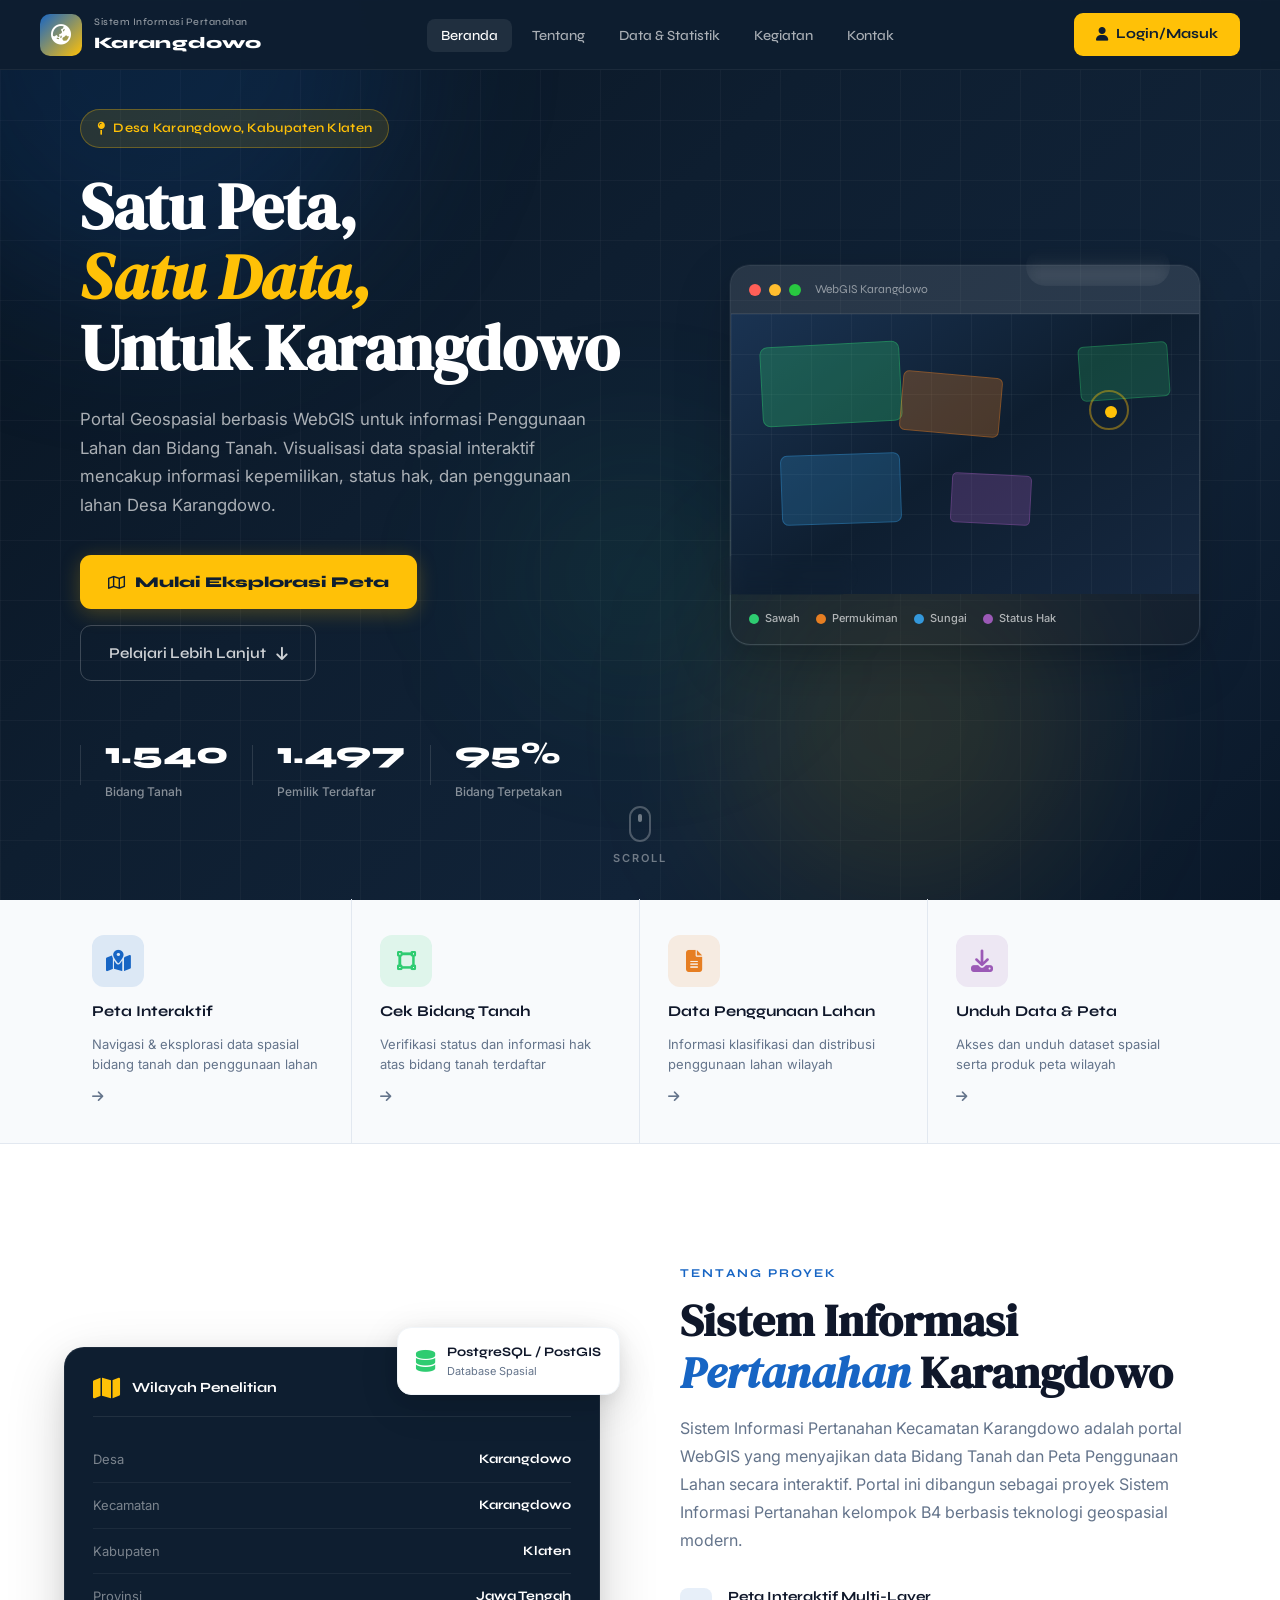
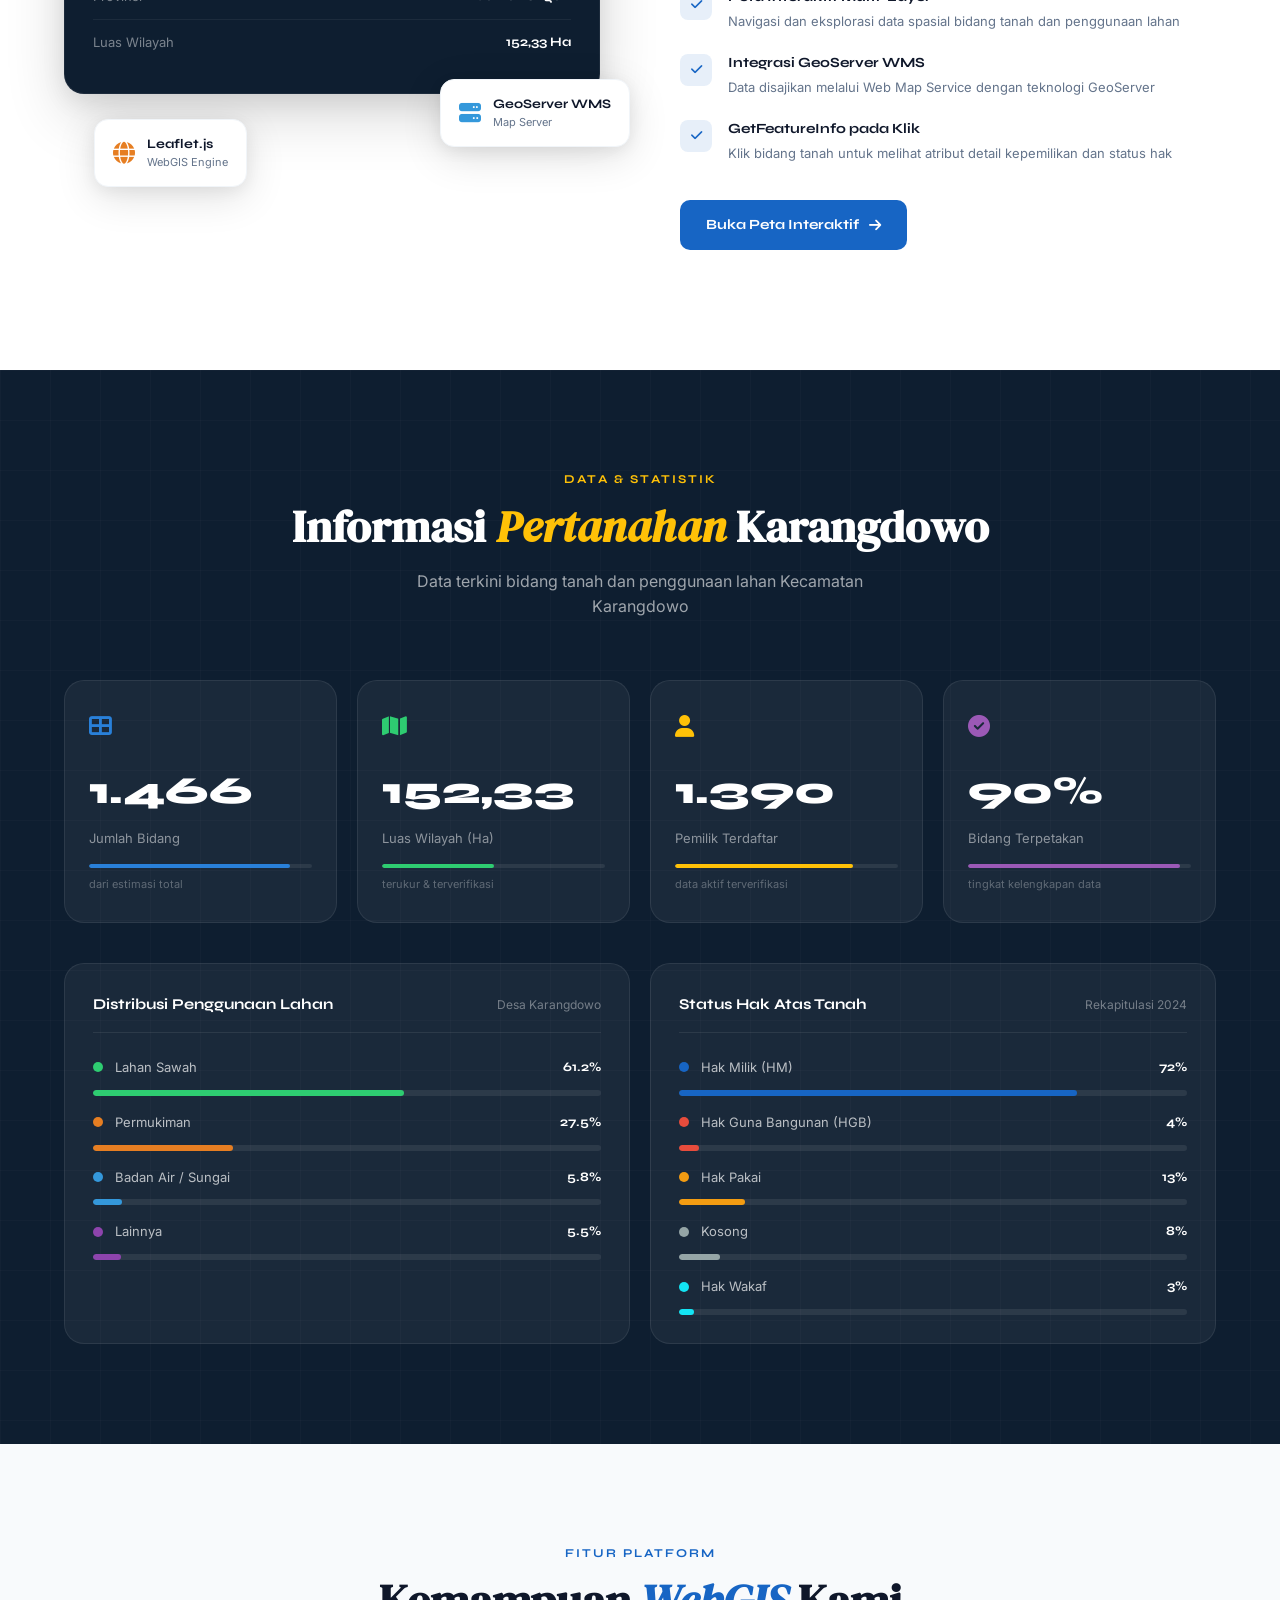
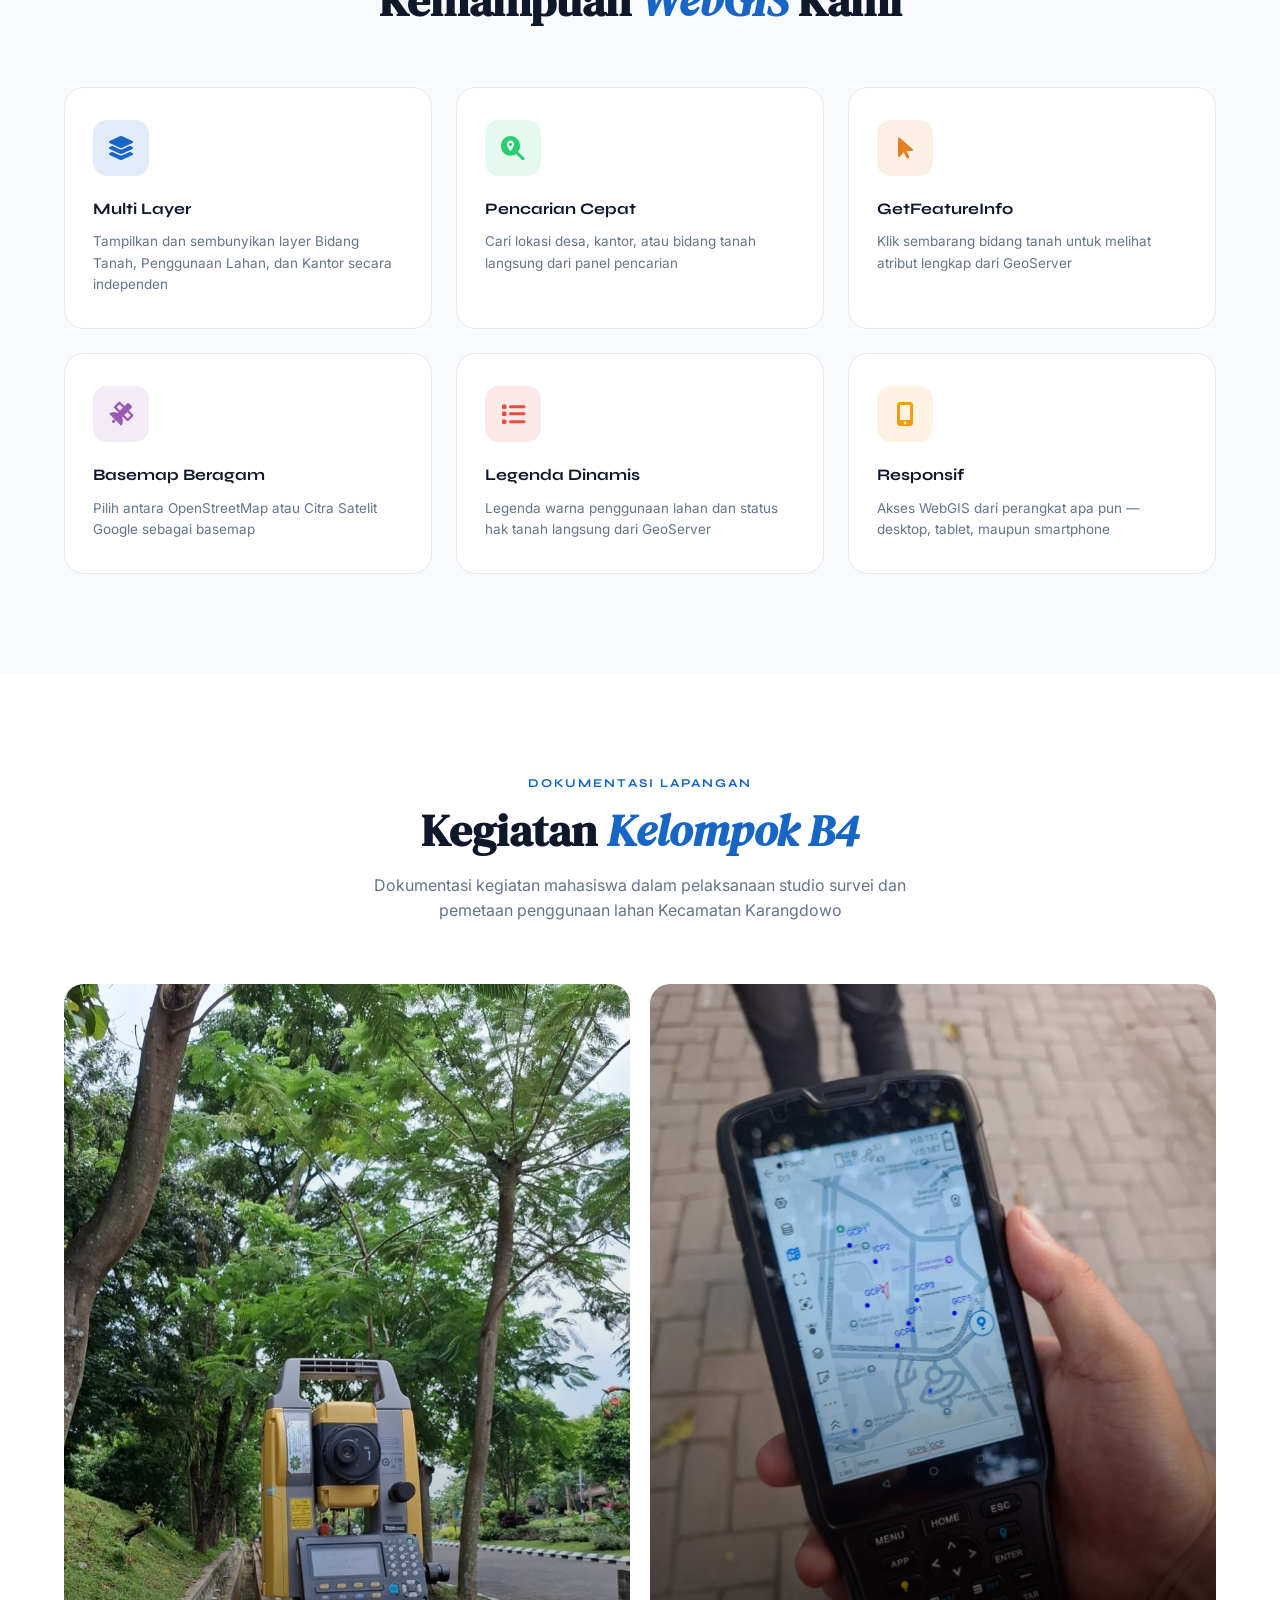
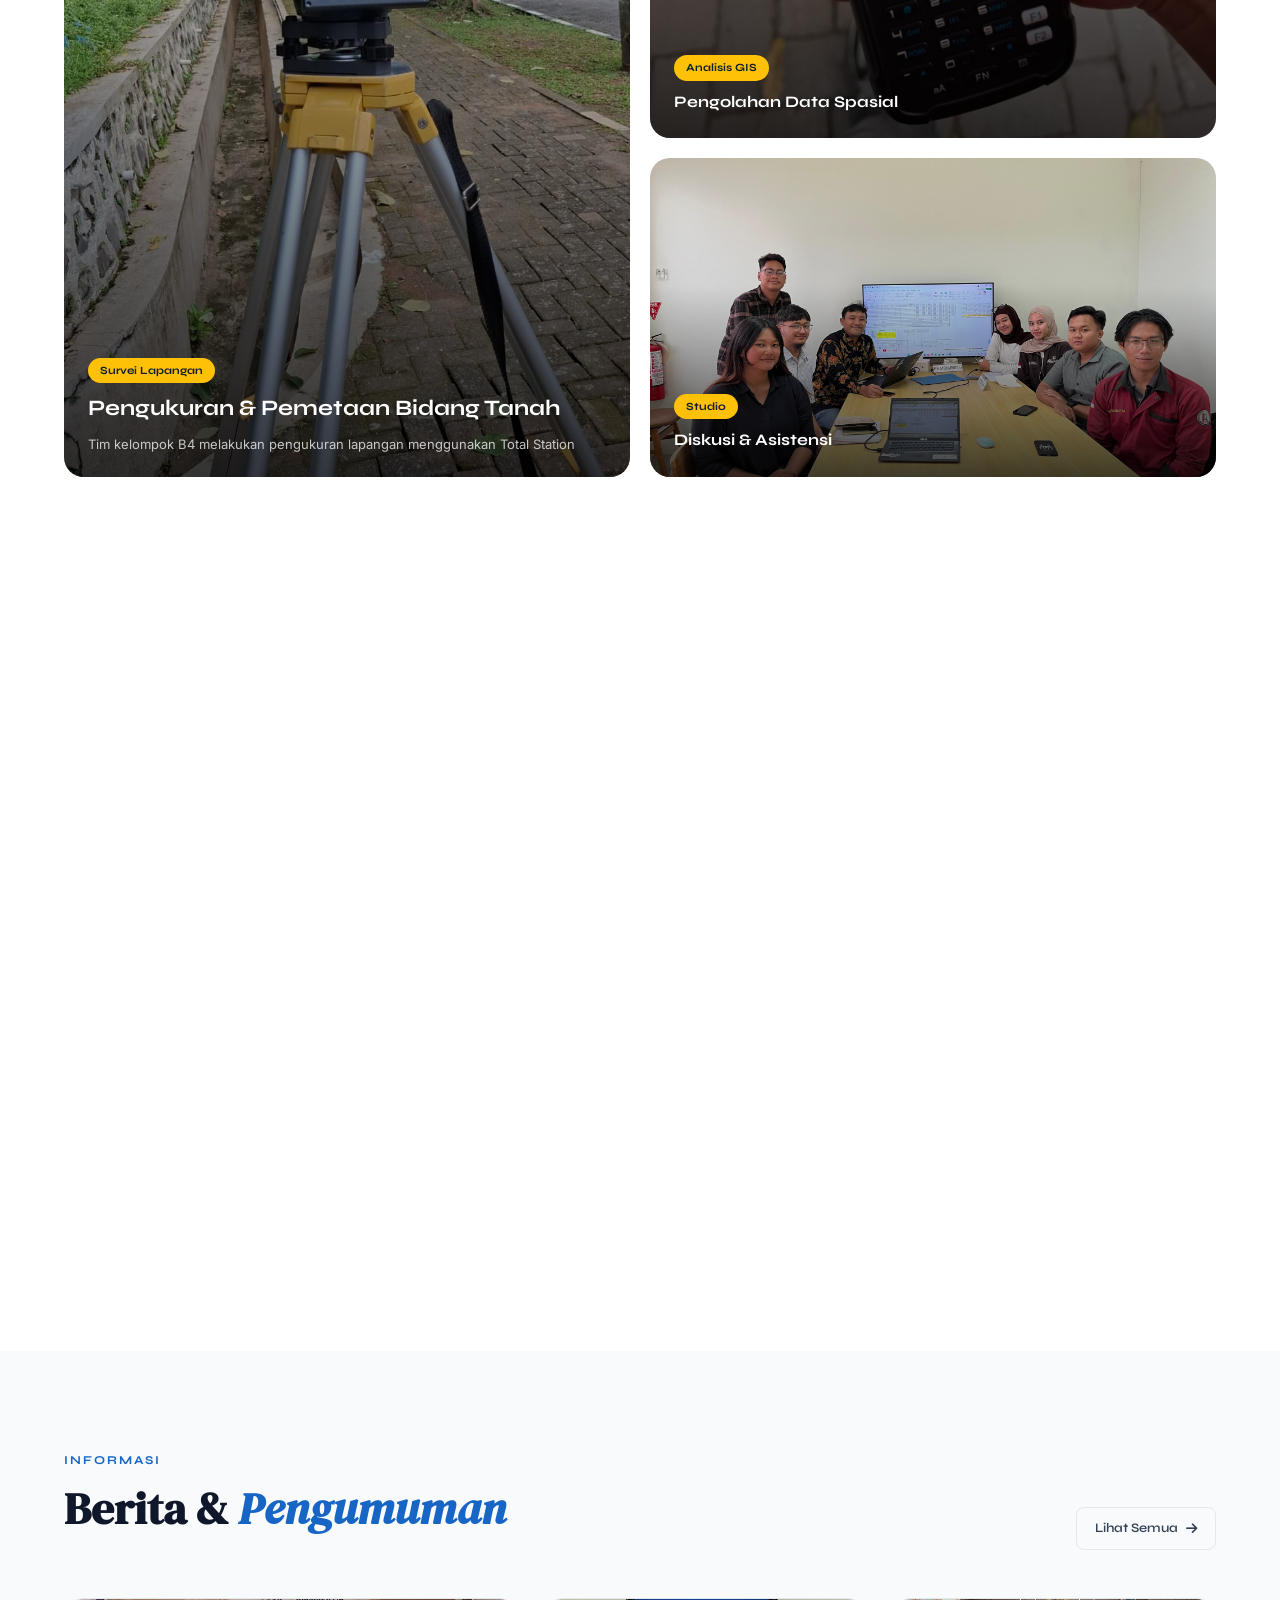
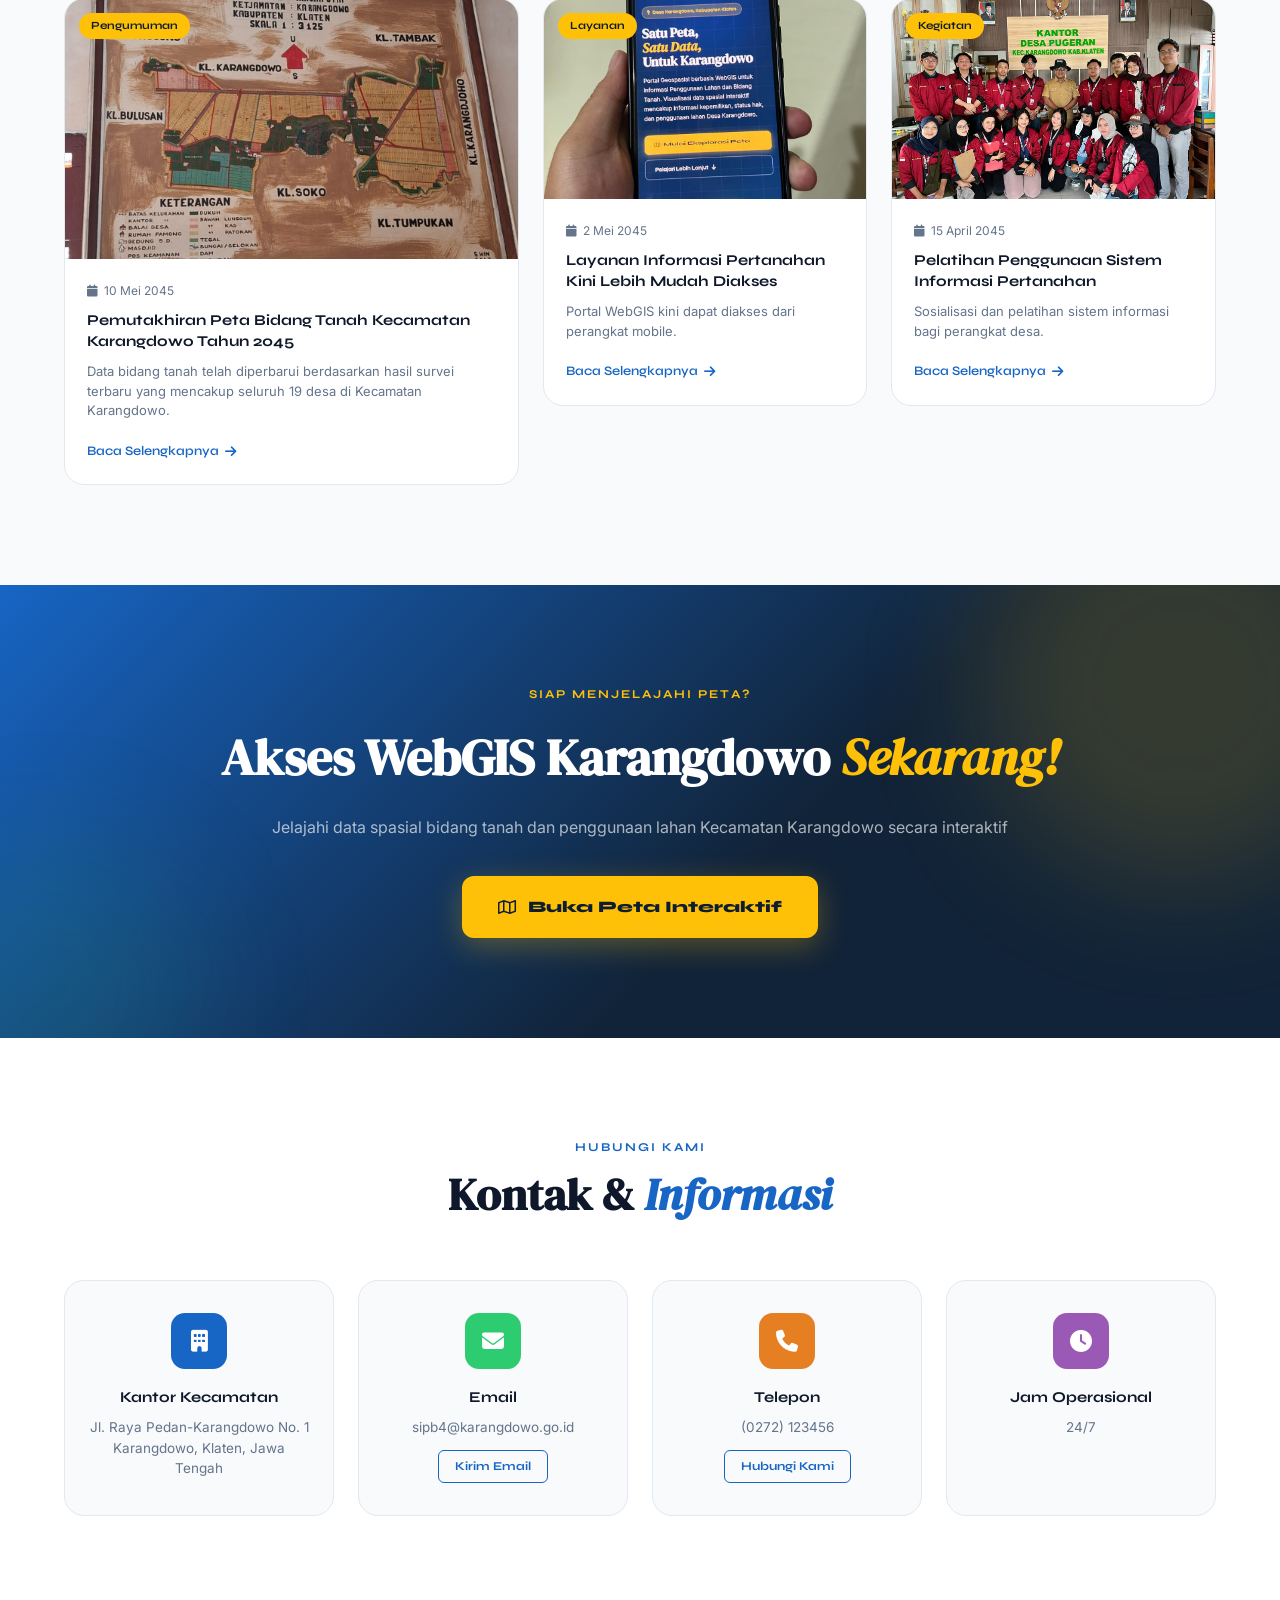
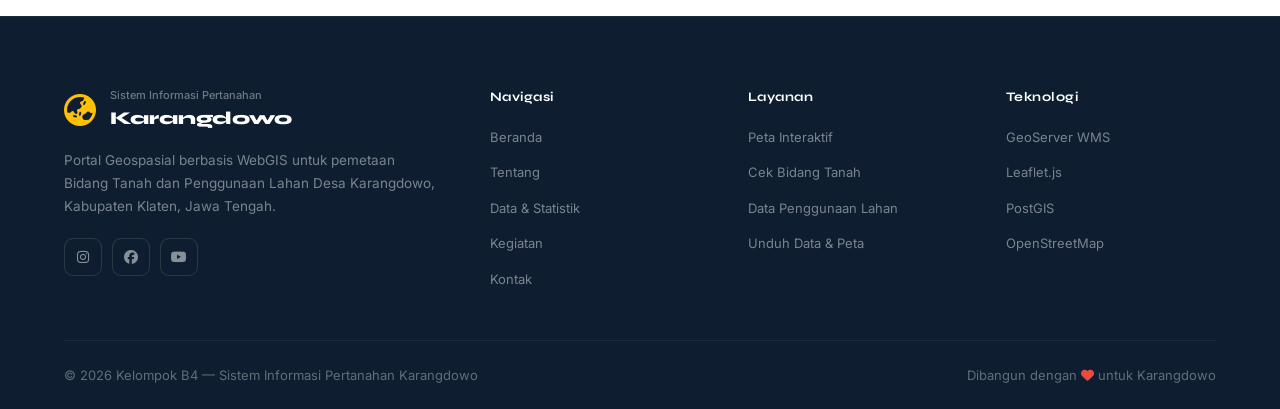
<file: index.html>
<!DOCTYPE html>
<html lang="id">
<head>
    <link rel="icon" type="image/png" href="image/LOGOWEB.png">
    <meta charset="UTF-8">
    <meta name="viewport" content="width=device-width, initial-scale=1.0">
    <meta name="description" content="Sistem Informasi Pertanahan Kecamatan Karangdowo, Kabupaten Klaten, Jawa Tengah.">
    <title>SIP Karangdowo — Sistem Informasi Pertanahan</title>
    <link rel="preconnect" href="https://fonts.googleapis.com">
    <link rel="preconnect" href="https://fonts.gstatic.com" crossorigin>
    <link href="https://fonts.googleapis.com/css2?family=DM+Serif+Display:ital@0;1&family=Syne:wght@400;500;600;700;800&family=Inter:wght@300;400;500;600&display=swap" rel="stylesheet">
    <link rel="stylesheet" href="https://cdnjs.cloudflare.com/ajax/libs/font-awesome/6.4.0/css/all.min.css">
    <link rel="stylesheet" href="style.css">
</head>
<body>

<!-- ===== NAVBAR ===== -->
<nav class="navbar" id="navbar">
    <div class="nav-brand">
        <div class="nav-logo-icon">
            <i class="fa fa-globe-asia"></i>
        </div>
        <div class="nav-brand-text">
            <span class="nav-brand-sub">Sistem Informasi Pertanahan</span>
            <span class="nav-brand-name">Karangdowo</span>
        </div>
    </div>
    <ul class="nav-links">
        <li><a href="#beranda" class="nav-link active">Beranda</a></li>
        <li><a href="#tentang" class="nav-link">Tentang</a></li>
        <li><a href="#statistik" class="nav-link">Data & Statistik</a></li>
        <li><a href="#kegiatan" class="nav-link">Kegiatan</a></li>
        <li><a href="#kontak" class="nav-link">Kontak</a></li>
    </ul>
    <div class="nav-actions">
        <a href="login.html" class="btn-peta-nav">
            <i class="fa fa-user"></i> Login/Masuk
        </a>
        <button class="hamburger" id="hamburger">
            <span></span><span></span><span></span>
        </button>
    </div>
</nav>

<!-- Mobile Menu -->
<div class="mobile-menu" id="mobileMenu">
    <a href="#beranda" onclick="closeMobileMenu()">Beranda</a>
    <a href="#tentang" onclick="closeMobileMenu()">Tentang</a>
    <a href="#statistik" onclick="closeMobileMenu()">Data & Statistik</a>
    <a href="#kegiatan" onclick="closeMobileMenu()">Kegiatan</a>
    <a href="#kontak" onclick="closeMobileMenu()">Kontak</a>
    <a href="map.html" class="mobile-peta-btn">Buka Peta Interaktif</a>
</div>

<!-- ===== HERO SECTION ===== -->
<section class="hero" id="beranda">
    <div class="hero-bg-grid"></div>
    <div class="hero-orb hero-orb-1"></div>
    <div class="hero-orb hero-orb-2"></div>
    <div class="hero-orb hero-orb-3"></div>

    <div class="hero-content">
        <div class="hero-badge">
            <i class="fa fa-map-pin"></i>
            Desa Karangdowo, Kabupaten Klaten
        </div>
        <h1 class="hero-title">
            Satu Peta,<br>
            <em>Satu Data,</em><br>
            Untuk Karangdowo
        </h1>
        <p class="hero-desc">
            Portal Geospasial berbasis WebGIS untuk informasi Penggunaan Lahan dan Bidang Tanah. 
            Visualisasi data spasial interaktif mencakup informasi kepemilikan, status hak, 
            dan penggunaan lahan Desa Karangdowo.
        </p>
        <div class="hero-actions">
            <a href="map.html" class="btn-primary-hero">
                <i class="fa-regular fa-map"></i>
                Mulai Eksplorasi Peta
            </a>
            <a href="#tentang" class="btn-ghost-hero">
                Pelajari Lebih Lanjut <i class="fa fa-arrow-down"></i>
            </a>
        </div>
        <div class="hero-stats">
            <!-- <div class="hero-stat-item">
                <span class="hero-stat-num" data-target="19">0</span>
                <span class="hero-stat-label">Desa / Kelurahan</span> -->
            <!-- </div> -->
            <div class="hero-stat-divider"></div>
            <div class="hero-stat-item">
                <span class="hero-stat-num" data-target="1540">0</span>
                <span class="hero-stat-label">Bidang Tanah</span>
            </div>
            <div class="hero-stat-divider"></div>
            <div class="hero-stat-item">
                <span class="hero-stat-num" data-target="1497">0</span>
                <span class="hero-stat-label">Pemilik Terdaftar</span>
            </div>
            <div class="hero-stat-divider"></div>
            <div class="hero-stat-item">
                <span class="hero-stat-num" data-suffix="%" data-target="95">0</span>
                <span class="hero-stat-label">Bidang Terpetakan</span>
            </div>
        </div>
    </div>

    <div class="hero-map-preview">
        <div class="map-preview-card">
            <div class="map-preview-header">
                <span class="map-dot red"></span>
                <span class="map-dot yellow"></span>
                <span class="map-dot green"></span>
                <span class="map-preview-title">WebGIS Karangdowo</span>
            </div>
            <div class="map-preview-body">
                <div class="map-fake-bg">
                    <div class="map-grid-lines"></div>
                    <div class="map-polygon p1"></div>
                    <div class="map-polygon p2"></div>
                    <div class="map-polygon p3"></div>
                    <div class="map-polygon p4"></div>
                    <div class="map-polygon p5"></div>
                    <div class="map-pulse-pin">
                        <div class="pulse-ring"></div>
                        <div class="pulse-dot"></div>
                    </div>
                </div>
                <div class="map-preview-footer">
                    <div class="legend-item"><span class="legend-dot" style="background:#2ecc71;"></span> Sawah</div>
                    <div class="legend-item"><span class="legend-dot" style="background:#e67e22;"></span> Permukiman</div>
                    <div class="legend-item"><span class="legend-dot" style="background:#3498db;"></span> Sungai</div>
                    <div class="legend-item"><span class="legend-dot" style="background:#9b59b6;"></span> Status Hak</div>
                </div>
            </div>
        </div>
        <div class="floating-info-chip chip-1">
            <i class="fa fa-check-circle" style="color:#2ecc71;"></i>
            <span>Data Terupdate</span>
        </div>
        <div class="floating-info-chip chip-2">
            <i class="fa fa-layer-group" style="color:#ffc107;"></i>
            <span>Multi-Layer GIS</span>
        </div>
    </div>

    <div class="hero-scroll-indicator">
        <div class="scroll-mouse">
            <div class="scroll-wheel"></div>
        </div>
        <span>Scroll</span>
    </div>
</section>

<!-- ===== LAYANAN CEPAT ===== -->
<section class="quick-services">
    <div class="container">
        <div class="qs-grid">
            <a href="map.html" class="qs-card">
                <div class="qs-icon" style="--ic:#1765c4;">
                    <i class="fa fa-map-marked-alt"></i>
                </div>
                <h3>Peta Interaktif</h3>
                <p>Navigasi & eksplorasi data spasial bidang tanah dan penggunaan lahan</p>
                <span class="qs-arrow"><i class="fa fa-arrow-right"></i></span>
            </a>
            <a href="#" class="qs-card">
                <div class="qs-icon" style="--ic:#2ecc71;">
                    <i class="fa fa-vector-square"></i>
                </div>
                <h3>Cek Bidang Tanah</h3>
                <p>Verifikasi status dan informasi hak atas bidang tanah terdaftar</p>
                <span class="qs-arrow"><i class="fa fa-arrow-right"></i></span>
            </a>
            <a href="#" class="qs-card">
                <div class="qs-icon" style="--ic:#e67e22;">
                    <i class="fa fa-file-alt"></i>
                </div>
                <h3>Data Penggunaan Lahan</h3>
                <p>Informasi klasifikasi dan distribusi penggunaan lahan wilayah</p>
                <span class="qs-arrow"><i class="fa fa-arrow-right"></i></span>
            </a>
            <a href="https://drive.google.com/drive/u/2/folders/1l1m3zVYWx1L0dCqM16SQrdQJWQw67SRI" target="_blank" class="qs-card">
                <div class="qs-icon" style="--ic:#9b59b6;">
                    <i class="fa fa-download"></i>
                </div>
                <h3>Unduh Data & Peta</h3>
                <p>Akses dan unduh dataset spasial serta produk peta wilayah</p>
                <span class="qs-arrow"><i class="fa fa-arrow-right"></i></span>
            </a>
        </div>
    </div>
</section>

<!-- ===== TENTANG ===== -->
<section class="tentang" id="tentang">
    <div class="container">
        <div class="tentang-grid">
            <div class="tentang-visual">
                <div class="tv-main-card">
                    <div class="tv-card-header">
                        <i class="fa fa-map" style="color:#ffc107; font-size:24px;"></i>
                        <span>Wilayah Penelitian</span>
                    </div>
                    <div class="tv-info-rows">
                        <div class="tv-row">
                            <span class="tv-label">Desa</span>
                            <span class="tv-value">Karangdowo</span>
                        </div>
                        <div class="tv-row">
                            <span class="tv-label">Kecamatan</span>
                            <span class="tv-value">Karangdowo</span>
                        </div>
                        <div class="tv-row">
                            <span class="tv-label">Kabupaten</span>
                            <span class="tv-value">Klaten</span>
                        </div>
                        <div class="tv-row">
                            <span class="tv-label">Provinsi</span>
                            <span class="tv-value">Jawa Tengah</span>
                        </div>
                        <div class="tv-row">
                            <span class="tv-label">Luas Wilayah</span>
                            <span class="tv-value">152,33 Ha</span>
                        </div>
                    </div>
                </div>
                <div class="tv-side-card tv-side-1">
                    <i class="fa fa-database" style="color:#2ecc71;"></i>
                    <div>
                        <strong>PostgreSQL / PostGIS</strong>
                        <p>Database Spasial</p>
                    </div>
                </div>
                <div class="tv-side-card tv-side-2">
                    <i class="fa fa-server" style="color:#3498db;"></i>
                    <div>
                        <strong>GeoServer WMS</strong>
                        <p>Map Server</p>
                    </div>
                </div>
                <div class="tv-side-card tv-side-3">
                    <i class="fa fa-globe" style="color:#e67e22;"></i>
                    <div>
                        <strong>Leaflet.js</strong>
                        <p>WebGIS Engine</p>
                    </div>
                </div>
            </div>

            <div class="tentang-content">
                <div class="section-eyebrow">Tentang Proyek</div>
                <h2 class="section-title">Sistem Informasi <em>Pertanahan</em> Karangdowo</h2>
                <p class="tentang-desc">
                    Sistem Informasi Pertanahan Kecamatan Karangdowo adalah portal WebGIS yang menyajikan data 
                    Bidang Tanah dan Peta Penggunaan Lahan secara interaktif. Portal ini dibangun sebagai 
                    proyek Sistem Informasi Pertanahan kelompok B4 berbasis 
                    teknologi geospasial modern.
                </p>
                <div class="tentang-features">
                    <div class="tf-item">
                        <div class="tf-icon"><i class="fa fa-check"></i></div>
                        <div>
                            <strong>Peta Interaktif Multi-Layer</strong>
                            <p>Navigasi dan eksplorasi data spasial bidang tanah dan penggunaan lahan</p>
                        </div>
                    </div>
                    <div class="tf-item">
                        <div class="tf-icon"><i class="fa fa-check"></i></div>
                        <div>
                            <strong>Integrasi GeoServer WMS</strong>
                            <p>Data disajikan melalui Web Map Service dengan teknologi GeoServer</p>
                        </div>
                    </div>
                    <div class="tf-item">
                        <div class="tf-icon"><i class="fa fa-check"></i></div>
                        <div>
                            <strong>GetFeatureInfo pada Klik</strong>
                            <p>Klik bidang tanah untuk melihat atribut detail kepemilikan dan status hak</p>
                        </div>
                    </div>
                    <!-- <div class="tf-item">
                        <div class="tf-icon"><i class="fa fa-check"></i></div>
                        <div>
                            <strong>Ekspor & Unduh Data</strong>
                            <p>Tersedia akses unduh dataset dan produk peta dalam berbagai format</p>
                        </div>
                    </div> -->
                </div>
                <a href="map.html" class="btn-cta">
                    Buka Peta Interaktif <i class="fa fa-arrow-right"></i>
                </a>
            </div>
        </div>
    </div>
</section>

<!-- ===== STATISTIK ===== -->
<section class="statistik" id="statistik">
    <div class="statistik-bg-decoration"></div>
    <div class="container">
        <div class="section-header-center">
            <div class="section-eyebrow light">Data & Statistik</div>
            <h2 class="section-title light">Informasi <em>Pertanahan</em> Karangdowo</h2>
            <p class="section-subtitle light">Data terkini bidang tanah dan penggunaan lahan Kecamatan Karangdowo</p>
        </div>

        <div class="stat-cards-grid">
            <div class="stat-card sc-blue">
                <div class="sc-icon"><i class="fa fa-th-large"></i></div>
                <div class="sc-num" data-target="1540">0</div>
                <div class="sc-label">Jumlah Bidang</div>
                <div class="sc-bar"><div class="sc-bar-fill" style="width:90%"></div></div>
                <div class="sc-note">dari estimasi total</div>
            </div>
            <div class="stat-card sc-green">
                <div class="sc-icon"><i class="fa fa-map"></i></div>
                <div class="sc-num">152,33</div>
                <div class="sc-label">Luas Wilayah (Ha)</div>
                <div class="sc-bar"><div class="sc-bar-fill" style="width:50%"></div></div>
                <div class="sc-note">terukur & terverifikasi</div>
            </div>
            <div class="stat-card sc-gold">
                <div class="sc-icon"><i class="fa fa-user"></i></div>
                <div class="sc-num" data-target="1460">0</div>
                <div class="sc-label">Pemilik Terdaftar</div>
                <div class="sc-bar"><div class="sc-bar-fill" style="width:80%"></div></div>
                <div class="sc-note">data aktif terverifikasi</div>
            </div>
            <div class="stat-card sc-purple">
                <div class="sc-icon"><i class="fa fa-check-circle"></i></div>
                <div class="sc-num" data-target="95" data-suffix="%">0</div>
                <div class="sc-label">Bidang Terpetakan</div>
                <div class="sc-bar"><div class="sc-bar-fill" style="width:95%"></div></div>
                <div class="sc-note">tingkat kelengkapan data</div>
            </div>
        </div>

        <div class="penggunaan-lahan-grid">
            <div class="pl-card">
                <div class="pl-header">
                    <h3>Distribusi Penggunaan Lahan</h3>
                    <span>Desa Karangdowo</span>
                </div>
                <div class="pl-items">
                    <div class="pl-item">
                        <div class="pl-dot" style="background:#2ecc71;"></div>
                        <div class="pl-info">
                            <span class="pl-name">Lahan Sawah</span>
                            <span class="pl-pct">61.2%</span>
                        </div>
                        <div class="pl-prog-bar"><div class="pl-prog-fill" style="width:61.2%; background:#2ecc71;"></div></div>
                    </div>
                    <div class="pl-item">
                        <div class="pl-dot" style="background:#e67e22;"></div>
                        <div class="pl-info">
                            <span class="pl-name">Permukiman</span>
                            <span class="pl-pct">27.5%</span>
                        </div>
                        <div class="pl-prog-bar"><div class="pl-prog-fill" style="width:27.5%; background:#e67e22;"></div></div>
                    </div>
                    <div class="pl-item">
                        <div class="pl-dot" style="background:#3498db;"></div>
                        <div class="pl-info">
                            <span class="pl-name">Badan Air / Sungai</span>
                            <span class="pl-pct">5.8%</span>
                        </div>
                        <div class="pl-prog-bar"><div class="pl-prog-fill" style="width:5.8%; background:#3498db;"></div></div>
                    </div>
                    <div class="pl-item">
                        <div class="pl-dot" style="background:#8e44ad;"></div>
                        <div class="pl-info">
                            <span class="pl-name">Lainnya</span>
                            <span class="pl-pct">5.5%</span>
                        </div>
                        <div class="pl-prog-bar"><div class="pl-prog-fill" style="width:5.5%; background:#8e44ad;"></div></div>
                    </div>
                </div>
            </div>
            <div class="pl-card">
                <div class="pl-header">
                    <h3>Status Hak Atas Tanah</h3>
                    <span>Rekapitulasi 2024</span>
                </div>
                <div class="pl-items">
                    <div class="pl-item">
                        <div class="pl-dot" style="background:#1765c4;"></div>
                        <div class="pl-info">
                            <span class="pl-name">Hak Milik (HM)</span>
                            <span class="pl-pct">72%</span>
                        </div>
                        <div class="pl-prog-bar"><div class="pl-prog-fill" style="width:78.3%; background:#1765c4;"></div></div>
                    </div>
                    <div class="pl-item">
                        <div class="pl-dot" style="background:#e74c3c;"></div>
                        <div class="pl-info">
                            <span class="pl-name">Hak Guna Bangunan (HGB)</span>
                            <span class="pl-pct">4%</span>
                        </div>
                        <div class="pl-prog-bar"><div class="pl-prog-fill" style="width:4%; background:#e74c3c;"></div></div>
                    </div>
                    <div class="pl-item">
                        <div class="pl-dot" style="background:#f39c12;"></div>
                        <div class="pl-info">
                            <span class="pl-name">Hak Pakai</span>
                            <span class="pl-pct">13%</span>
                        </div>
                        <div class="pl-prog-bar"><div class="pl-prog-fill" style="width:13%; background:#f39c12;"></div></div>
                    </div>
                    <div class="pl-item">
                        <div class="pl-dot" style="background:#95a5a6;"></div>
                        <div class="pl-info">
                            <span class="pl-name">Kosong</span>
                            <span class="pl-pct">8%</span>
                        </div>
                        <div class="pl-prog-bar"><div class="pl-prog-fill" style="width:8%; background:#95a5a6;"></div></div>
                    </div>
                    <div class="pl-item">
                        <div class="pl-dot" style="background:#13e4f3;"></div>
                        <div class="pl-info">
                            <span class="pl-name">Hak Wakaf</span>
                            <span class="pl-pct">3%</span>
                        </div>
                        <div class="pl-prog-bar"><div class="pl-prog-fill" style="width:3%; background:#13e4f3;"></div></div>
                    </div>
                </div>
            </div>
        </div>
    </div>
</section>

<!-- ===== FITUR GIS ===== -->
<section class="fitur-gis">
    <div class="container">
        <div class="section-header-center">
            <div class="section-eyebrow">Fitur Platform</div>
            <h2 class="section-title">Kemampuan <em>WebGIS</em> Kami</h2>
        </div>
        <div class="fitur-grid">
            <div class="fitur-card">
                <div class="fitur-icon-wrap" style="--fc:#1765c4;">
                    <i class="fa fa-layer-group"></i>
                </div>
                <h3>Multi Layer</h3>
                <p>Tampilkan dan sembunyikan layer Bidang Tanah, Penggunaan Lahan, dan Kantor secara independen</p>
            </div>
            <div class="fitur-card">
                <div class="fitur-icon-wrap" style="--fc:#2ecc71;">
                    <i class="fa fa-search-location"></i>
                </div>
                <h3>Pencarian Cepat</h3>
                <p>Cari lokasi desa, kantor, atau bidang tanah langsung dari panel pencarian</p>
            </div>
            <div class="fitur-card">
                <div class="fitur-icon-wrap" style="--fc:#e67e22;">
                    <i class="fa fa-mouse-pointer"></i>
                </div>
                <h3>GetFeatureInfo</h3>
                <p>Klik sembarang bidang tanah untuk melihat atribut lengkap dari GeoServer</p>
            </div>
            <div class="fitur-card">
                <div class="fitur-icon-wrap" style="--fc:#9b59b6;">
                    <i class="fa fa-satellite"></i>
                </div>
                <h3>Basemap Beragam</h3>
                <p>Pilih antara OpenStreetMap atau Citra Satelit Google sebagai basemap</p>
            </div>
            <div class="fitur-card">
                <div class="fitur-icon-wrap" style="--fc:#e74c3c;">
                    <i class="fa fa-list"></i>
                </div>
                <h3>Legenda Dinamis</h3>
                <p>Legenda warna penggunaan lahan dan status hak tanah langsung dari GeoServer</p>
            </div>
            <div class="fitur-card">
                <div class="fitur-icon-wrap" style="--fc:#f39c12;">
                    <i class="fa fa-mobile-alt"></i>
                </div>
                <h3>Responsif</h3>
                <p>Akses WebGIS dari perangkat apa pun — desktop, tablet, maupun smartphone</p>
            </div>
        </div>
    </div>
</section>

<!-- ===== KEGIATAN ===== -->
<section class="kegiatan" id="kegiatan">
    <div class="container">
        <div class="section-header-center">
            <div class="section-eyebrow">Dokumentasi Lapangan</div>
            <h2 class="section-title">Kegiatan <em>Kelompok B4</em></h2>
            <p class="section-subtitle">Dokumentasi kegiatan mahasiswa dalam pelaksanaan studio survei dan pemetaan penggunaan lahan Kecamatan Karangdowo</p>
        </div>

        <div class="kegiatan-grid">
            <div class="kg-card kg-featured">
                <div class="kg-img-wrap">
                    <img src="image/FOTO3.jpeg" alt="Survei Lapangan" loading="lazy">
                    <div class="kg-overlay">
                        <div class="kg-tag">Survei Lapangan</div>
                        <h3>Pengukuran & Pemetaan Bidang Tanah</h3>
                        <p>Tim kelompok B4 melakukan pengukuran lapangan menggunakan Total Station</p>
                    </div>
                </div>
            </div>
            <div class="kg-card">
                <div class="kg-img-wrap">
                    <img src="image/FOTO2.jpeg" alt="Analisis Data" loading="lazy">
                    <div class="kg-overlay">
                        <div class="kg-tag">Analisis GIS</div>
                        <h3>Pengolahan Data Spasial</h3>
                    </div>
                </div>
            </div>
            <div class="kg-card">
                <div class="kg-img-wrap">
                    <img src="image/FOTO5.jpeg" alt="Diskusi" loading="lazy">
                    <div class="kg-overlay">
                        <div class="kg-tag">Studio</div>
                        <h3>Diskusi & Asistensi</h3>
                    </div>
                </div>
            </div>
            <div class="kg-card">
                <div class="kg-img-wrap">
                    <img src="image/FOTO1.jpeg" alt="Tim" loading="lazy">
                    <div class="kg-overlay">
                        <div class="kg-tag">Tim</div>
                        <h3>Foto Bersama Tim B4</h3>
                    </div>
                </div>
            </div>
        </div>
    </div>
</section>

<!-- ===== BERITA ===== -->
<section class="berita">
    <div class="container">
        <div class="berita-header">
            <div>
                <div class="section-eyebrow">Informasi</div>
                <h2 class="section-title">Berita & <em>Pengumuman</em></h2>
            </div>
            <a href="#" class="btn-outline-small">Lihat Semua <i class="fa fa-arrow-right"></i></a>
        </div>
        <div class="berita-grid">
            <article class="berita-card berita-featured">
                <div class="bc-img-wrap">
                    <img src="image/FOTO7.jpeg" alt="Pemutakhiran" loading="lazy">
                    <div class="bc-category">Pengumuman</div>
                </div>
                <div class="bc-body">
                    <div class="bc-date"><i class="fa fa-calendar"></i> 10 Mei 2045</div>
                    <h3>Pemutakhiran Peta Bidang Tanah Kecamatan Karangdowo Tahun 2045</h3>
                    <p>Data bidang tanah telah diperbarui berdasarkan hasil survei terbaru yang mencakup seluruh 19 desa di Kecamatan Karangdowo.</p>
                    <a href="#" class="bc-read-more">Baca Selengkapnya <i class="fa fa-arrow-right"></i></a>
                </div>
            </article>
            <article class="berita-card">
                <div class="bc-img-wrap">
                    <img src="image/FOTO8.jpeg" alt="Layanan" loading="lazy">
                    <div class="bc-category">Layanan</div>
                </div>
                <div class="bc-body">
                    <div class="bc-date"><i class="fa fa-calendar"></i> 2 Mei 2045</div>
                    <h3>Layanan Informasi Pertanahan Kini Lebih Mudah Diakses</h3>
                    <p>Portal WebGIS kini dapat diakses dari perangkat mobile.</p>
                    <a href="#" class="bc-read-more">Baca Selengkapnya <i class="fa fa-arrow-right"></i></a>
                </div>
            </article>
            <article class="berita-card">
                <div class="bc-img-wrap">
                    <img src="image/FOTO6.jpeg" alt="Pelatihan" loading="lazy">
                    <div class="bc-category">Kegiatan</div>
                </div>
                <div class="bc-body">
                    <div class="bc-date"><i class="fa fa-calendar"></i> 15 April 2045</div>
                    <h3>Pelatihan Penggunaan Sistem Informasi Pertanahan</h3>
                    <p>Sosialisasi dan pelatihan sistem informasi bagi perangkat desa.</p>
                    <a href="#" class="bc-read-more">Baca Selengkapnya <i class="fa fa-arrow-right"></i></a>
                </div>
            </article>
        </div>
    </div>
</section>

<!-- ===== CTA SECTION ===== -->
<section class="cta-section">
    <div class="cta-orb cta-orb-1"></div>
    <div class="cta-orb cta-orb-2"></div>
    <div class="container">
        <div class="cta-content">
            <div class="section-eyebrow light">Siap Menjelajahi Peta?</div>
            <h2>Akses WebGIS Karangdowo <em>Sekarang!</em></h2>
            <p>Jelajahi data spasial bidang tanah dan penggunaan lahan Kecamatan Karangdowo secara interaktif</p>
            <a href="map.html" class="btn-cta-big">
                <i class="fa-regular fa-map"></i>
                Buka Peta Interaktif
            </a>
        </div>
    </div>
</section>

<!-- ===== KONTAK ===== -->
<section class="kontak" id="kontak">
    <div class="container">
        <div class="section-header-center">
            <div class="section-eyebrow">Hubungi Kami</div>
            <h2 class="section-title">Kontak & <em>Informasi</em></h2>
        </div>
        <div class="kontak-grid">
            <div class="kontak-card">
                <div class="kontak-icon" style="background:#1765c4;"><i class="fa fa-building"></i></div>
                <h3>Kantor Kecamatan</h3>
                <p>Jl. Raya Pedan-Karangdowo No. 1<br>Karangdowo, Klaten, Jawa Tengah</p>
            </div>
            <div class="kontak-card">
                <div class="kontak-icon" style="background:#2ecc71;"><i class="fa fa-envelope"></i></div>
                <h3>Email</h3>
                <p>sipb4@karangdowo.go.id</p>
                <a href="mailto:sipb4@karangdowo.go.id" class="kontak-link">Kirim Email</a>
            </div>
            <div class="kontak-card">
                <div class="kontak-icon" style="background:#e67e22;"><i class="fa fa-phone"></i></div>
                <h3>Telepon</h3>
                <p>(0272) 123456</p>
                <a href="tel:0272123456" class="kontak-link">Hubungi Kami</a>
            </div>
            <div class="kontak-card">
                <div class="kontak-icon" style="background:#9b59b6;"><i class="fa fa-clock"></i></div>
                <h3>Jam Operasional</h3>
                <p>24/7<br></p>
            </div>
        </div>
    </div>
</section>

<!-- ===== FOOTER ===== -->
<footer class="footer">
    <div class="container">
        <div class="footer-grid">
            <div class="footer-brand">
                <div class="footer-logo">
                    <i class="fa fa-globe-asia" style="color:#ffc107; font-size:32px;"></i>
                    <div>
                        <span class="footer-brand-sub">Sistem Informasi Pertanahan</span>
                        <span class="footer-brand-name">Karangdowo</span>
                    </div>
                </div>
                <p>Portal Geospasial berbasis WebGIS untuk pemetaan Bidang Tanah dan Penggunaan Lahan Desa Karangdowo, Kabupaten Klaten, Jawa Tengah.</p>
                <div class="footer-socials">
                    <a href="#"><i class="fa-brands fa-instagram"></i></a>
                    <a href="#"><i class="fa-brands fa-facebook"></i></a>
                    <a href="#"><i class="fa-brands fa-youtube"></i></a>
                </div>
            </div>
            <div class="footer-links-col">
                <h4>Navigasi</h4>
                <ul>
                    <li><a href="#beranda">Beranda</a></li>
                    <li><a href="#tentang">Tentang</a></li>
                    <li><a href="#statistik">Data & Statistik</a></li>
                    <li><a href="#kegiatan">Kegiatan</a></li>
                    <li><a href="#kontak">Kontak</a></li>
                </ul>
            </div>
            <div class="footer-links-col">
                <h4>Layanan</h4>
                <ul>
                    <li><a href="map.html">Peta Interaktif</a></li>
                    <li><a href="BIDANG.html">Cek Bidang Tanah</a></li>
                    <li><a href="map.html">Data Penggunaan Lahan</a></li>
                    <li><a href="https://drive.google.com/drive/u/2/folders/1l1m3zVYWx1L0dCqM16SQrdQJWQw67SRI">Unduh Data & Peta</a></li>
                    <!-- <li><a href="#">Pengajuan Layanan</a></li> -->
                </ul>
            </div>
            <div class="footer-links-col">
                <h4>Teknologi</h4>
                <ul>
                    <li><a href="#">GeoServer WMS</a></li>
                    <li><a href="#">Leaflet.js</a></li>
                    <li><a href="#">PostGIS</a></li>
                    <li><a href="#">OpenStreetMap</a></li>
                </ul>
            </div>
        </div>
        <div class="footer-bottom">
            <span>&copy; 2026 Kelompok B4 — Sistem Informasi Pertanahan Karangdowo</span>
            <span>Dibangun dengan <i class="fa fa-heart" style="color:#e74c3c;"></i> untuk Karangdowo</span>
        </div>
    </div>
</footer>

<script src="script.js"></script>
</body>
</html>
</file>
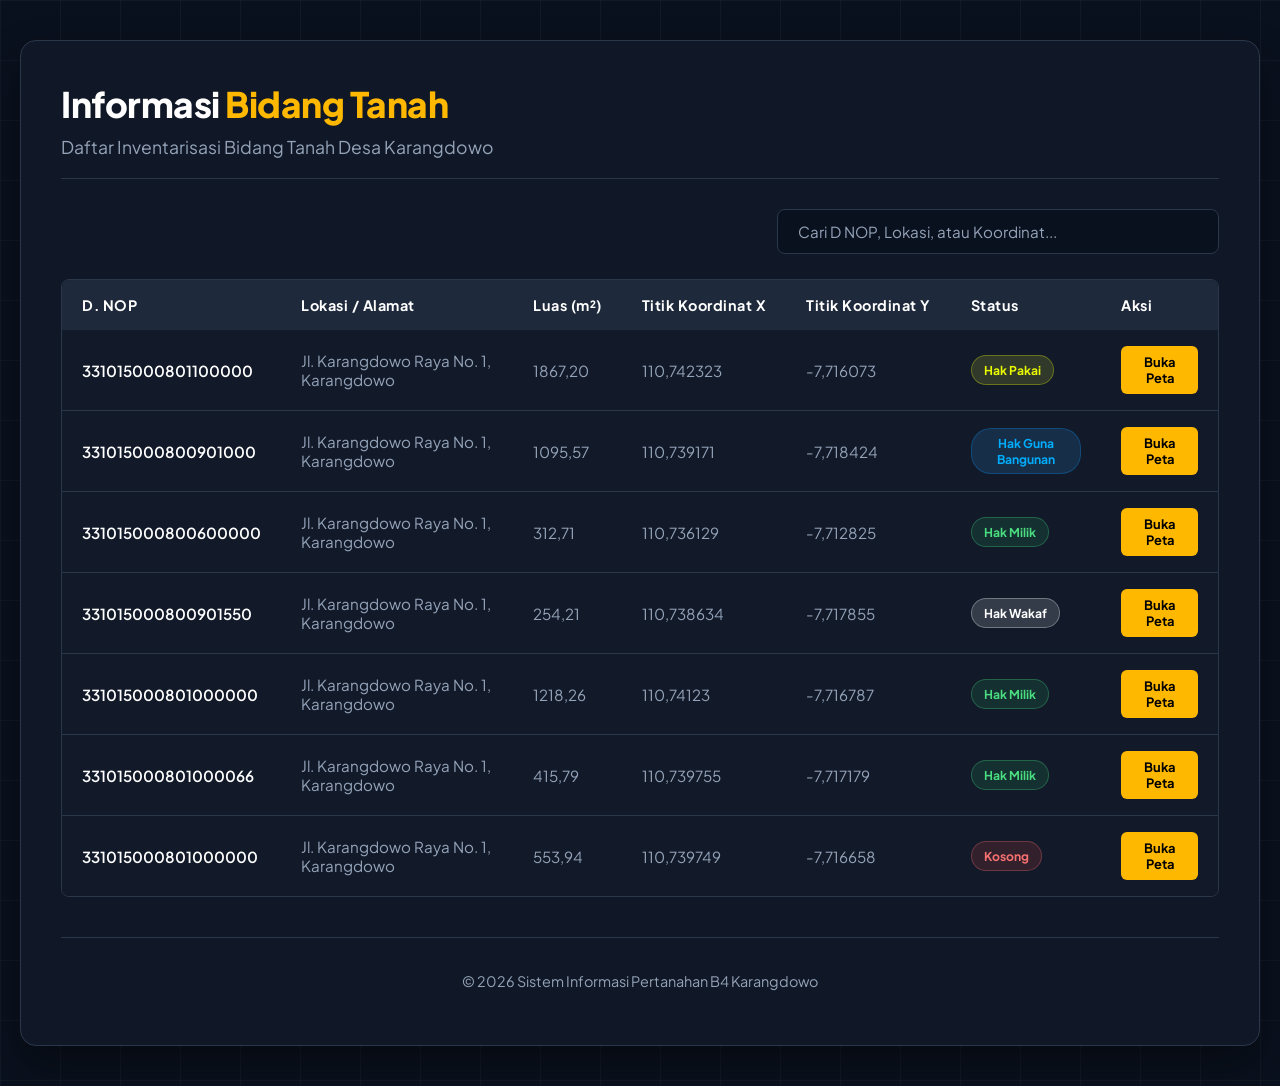
<file: BIDANG.html>
<!DOCTYPE html>
<html lang="id">
<head>
    <link rel="icon" type="image/png" href="image/LOGOWEB.png">
    <meta charset="UTF-8">
    <meta name="viewport" content="width=device-width, initial-scale=1.0">
    <title>Data Bidang Tanah - Karangdowo</title>
    <link href="https://fonts.googleapis.com/css2?family=Plus+Jakarta+Sans:wght@400;600;700;800&display=swap" rel="stylesheet">
    <style>
        :root {
            /* Theme Colors extracted from the provided image */
            --bg-dark: #0A111E;
            --surface-dark: #121A2A;
            --surface-lighter: #1E293B;
            --accent-yellow: #FFB800;
            --accent-yellow-hover: #E6A600;
            --text-primary: #FFFFFF;
            --text-secondary: #94A3B8;
            --border-color: #2A374A;
        }

        body {
            font-family: 'Plus Jakarta Sans', sans-serif;
            background-color: var(--bg-dark);
            /* Creating the subtle grid background from the image */
            background-image: 
                linear-gradient(rgba(255, 255, 255, 0.03) 1px, transparent 1px),
                linear-gradient(90deg, rgba(255, 255, 255, 0.03) 1px, transparent 1px);
            background-size: 60px 60px;
            color: var(--text-primary);
            margin: 0;
            padding: 40px 20px;
            display: flex;
            justify-content: center;
            min-height: 100vh;
        }

        .container {
            width: 95%;
            max-width: 1200px;
            background: rgba(18, 26, 42, 0.85); /* Slightly transparent dark card */
            backdrop-filter: blur(12px);
            padding: 40px;
            border-radius: 16px;
            border: 1px solid var(--border-color);
            box-shadow: 0 20px 40px rgba(0,0,0,0.4);
        }

        header {
            text-align: left;
            margin-bottom: 30px;
            padding-bottom: 20px;
            border-bottom: 1px solid var(--border-color);
        }

        h1 {
            color: var(--text-primary);
            margin: 0 0 10px 0;
            font-size: 2.2rem;
            font-weight: 800;
            letter-spacing: -0.5px;
        }
        
        h1 span {
            color: var(--accent-yellow);
        }

        header p {
            color: var(--text-secondary);
            margin: 0;
            font-size: 1.1rem;
        }

        /* --- Search Feature --- */
        .search-container {
            margin-bottom: 25px;
            display: flex;
            justify-content: flex-end;
        }

        #searchInput {
            padding: 12px 20px;
            width: 100%;
            max-width: 400px;
            background-color: var(--bg-dark);
            border: 1px solid var(--border-color);
            color: var(--text-primary);
            border-radius: 8px;
            font-size: 0.95em;
            outline: none;
            transition: all 0.3s ease;
            font-family: inherit;
        }

        #searchInput::placeholder {
            color: var(--text-secondary);
        }

        #searchInput:focus {
            border-color: var(--accent-yellow);
            box-shadow: 0 0 0 3px rgba(255, 184, 0, 0.15);
        }

        /* --- Map Buttons --- */
        .btn-map {
            display: inline-block;
            background-color: var(--accent-yellow);
            color: #000000;
            padding: 8px 16px;
            text-decoration: none;
            border-radius: 6px;
            font-size: 0.85em;
            font-weight: 700;
            transition: 0.3s ease;
            text-align: center;
            border: none;
            cursor: pointer;
        }

        .btn-map:hover {
            background-color: var(--accent-yellow-hover);
            transform: translateY(-2px);
        }

        /* --- Table Styling --- */
        .table-wrapper {
            overflow-x: auto;
            border-radius: 8px;
            border: 1px solid var(--border-color);
        }

        table {
            width: 100%;
            border-collapse: collapse;
            background-color: var(--surface-dark);
        }

        th {
            background-color: var(--surface-lighter);
            color: var(--text-primary);
            text-align: left;
            padding: 16px 20px;
            font-size: 0.9em;
            font-weight: 700;
            letter-spacing: 0.5px;
            white-space: nowrap;
        }

        td {
            padding: 16px 20px;
            border-bottom: 1px solid var(--border-color);
            color: var(--text-secondary);
            font-size: 0.95em;
        }

        td:first-child {
            color: var(--text-primary);
            font-weight: 600;
        }

        tr:last-child td {
            border-bottom: none;
        }

        tr:hover td {
            background-color: rgba(255, 255, 255, 0.02);
            color: var(--text-primary);
            transition: 0.2s ease;
        }

        /* --- Status Badges --- */
        .status-badge {
            padding: 6px 12px;
            border-radius: 20px;
            font-size: 0.8em;
            font-weight: 700;
            display: inline-block;
            text-align: center;
        }
        
        .status-badge.hak-wakaf {
            background-color: rgba(255, 255, 255, 0.15);
            color: #ffffff;
            border: 1px solid rgba(255, 255, 255, 0.3);
        }

        .status-badge.hak-guna {
            background-color: rgba(54, 164, 255, 0.15);
            color: #00adfd;
            border: 1px solid rgba(0, 139, 231, 0.3);
        }

        .status-badge.hak-pakai {
            background-color: rgba(226, 230, 47, 0.15);
            color: #ecfd00;
            border: 1px solid rgba(238, 255, 0, 0.3);
        }

        .status-badge.hak-milik {
            background-color: rgba(39, 174, 96, 0.15);
            color: #4ade80;
            border: 1px solid rgba(74, 222, 128, 0.3);
        }

        .status-badge.kosong {
            background-color: rgba(231, 76, 60, 0.15);
            color: #f87171;
            border: 1px solid rgba(248, 113, 113, 0.3);
        }

        footer {
            margin-top: 40px;
            text-align: center;
            font-size: 0.9em;
            color: var(--text-secondary);
            border-top: 1px solid var(--border-color);
            padding-top: 20px;
        }
    </style>
</head>
<body>

<div class="container">
    <header>
        <h1>Informasi <span>Bidang Tanah</span></h1>
        <p>Daftar Inventarisasi Bidang Tanah Desa Karangdowo</p>
    </header>

    <div class="search-container">
        <input type="text" id="searchInput" onkeyup="searchTable()" placeholder="Cari D NOP, Lokasi, atau Koordinat...">
    </div>

    <div class="table-wrapper">
        <table id="dataTable">
            <thead>
                <tr>
                    <th>D. NOP</th>
                    <th>Lokasi / Alamat</th>
                    <th>Luas (m²)</th>
                    <th>Titik Koordinat X</th>
                    <th>Titik Koordinat Y</th>
                    <th>Status</th>
                    <th>Aksi</th>
                </tr>
            </thead>
            <tbody>
                <tr>
                    <td>331015000801100000</td>
                    <td>Jl. Karangdowo Raya No. 1, Karangdowo</td>
                    <td>1867,20</td>
                    <td>110,742323</td>
                    <td>-7,716073</td>
                    <td><span class="status-badge hak-pakai">Hak Pakai</span></td>
                    <td><a href="map.html?lat=-7.70797&lng=110.73347&zoom=19" target="_blank" class="btn-map">Buka Peta</a></td>
                </tr>
                <tr>
                    <td>331015000800901000</td>
                    <td>Jl. Karangdowo Raya No. 1, Karangdowo</td>
                    <td>1095,57</td>
                    <td>110,739171</td>
                    <td>-7,718424</td>
                    <td><span class="status-badge hak-guna">Hak Guna Bangunan</span></td>
                    <td><a href="map.html?lat=-7.718424&lng=110.739171&zoom=19" target="_blank" class="btn-map">Buka Peta</a></td>
                </tr>
                <tr>
                    <td>331015000800600000</td>
                    <td>Jl. Karangdowo Raya No. 1, Karangdowo</td>
                    <td>312,71</td>
                    <td>110,736129</td>
                    <td>-7,712825</td>
                    <td><span class="status-badge hak-milik">Hak Milik</span></td>
                    <td><a href="map.html?lat=-7.718424&lng=110.739171&zoom=19" target="_blank" class="btn-map">Buka Peta</a></td>
                </tr>
                <tr>
                    <td>331015000800901550</td>
                    <td>Jl. Karangdowo Raya No. 1, Karangdowo</td>
                    <td>254,21</td>
                    <td>110,738634</td>
                    <td>-7,717855</td>
                    <td><span class="status-badge hak-wakaf">Hak Wakaf</span></td>
                    <td><a href="map.html?lat=-7.718424&lng=110.739171&zoom=19" target="_blank" class="btn-map">Buka Peta</a></td>
                </tr>
                <tr>
                    <td>331015000801000000</td>
                    <td>Jl. Karangdowo Raya No. 1, Karangdowo</td>
                    <td>1218,26</td>
                    <td>110,74123</td>
                    <td>-7,716787</td>
                    <td><span class="status-badge hak-milik">Hak Milik</span></td>
                    <td><a href="map.html?lat=-7.718424&lng=110.739171&zoom=19" target="_blank" class="btn-map">Buka Peta</a></td>
                </tr>
                <tr>
                    <td>331015000801000066</td>
                    <td>Jl. Karangdowo Raya No. 1, Karangdowo</td>
                    <td>415,79</td>
                    <td>110,739755</td>
                    <td>-7,717179</td>
                    <td><span class="status-badge hak-milik">Hak Milik</span></td>
                    <td><a href="map.html?lat=-7.718424&lng=110.739171&zoom=19" target="_blank" class="btn-map">Buka Peta</a></td>
                </tr>
                <tr>
                    <td>331015000801000000</td>
                    <td>Jl. Karangdowo Raya No. 1, Karangdowo</td>
                    <td>553,94</td>
                    <td>110,739749</td>
                    <td>-7,716658</td>
                    <td><span class="status-badge kosong">Kosong</span></td>
                    <td><a href="map.html?lat=-7.718424&lng=110.739171&zoom=19" target="_blank" class="btn-map">Buka Peta</a></td>
                </tr>
            </tbody>
        </table>
    </div>

    <footer>
        <p>© 2026 Sistem Informasi Pertanahan B4 Karangdowo</p>
    </footer>
</div>

<script>
    function searchTable() {
        let input = document.getElementById("searchInput").value.toLowerCase();
        let table = document.getElementById("dataTable");
        let tr = table.getElementsByTagName("tr");

        for (let i = 1; i < tr.length; i++) {
            let tdNOP = tr[i].getElementsByTagName("td")[0];
            let tdLokasi = tr[i].getElementsByTagName("td")[1];
            let tdCoordX = tr[i].getElementsByTagName("td")[3];
            let tdCoordY = tr[i].getElementsByTagName("td")[4];

            if (tdNOP || tdLokasi || tdCoordX || tdCoordY) {
                let nopValue = tdNOP.textContent || tdNOP.innerText;
                let lokasiValue = tdLokasi.textContent || tdLokasi.innerText;
                let xValue = tdCoordX.textContent || tdCoordX.innerText;
                let yValue = tdCoordY.textContent || tdCoordY.innerText;

                if (nopValue.toLowerCase().indexOf(input) > -1 || 
                    lokasiValue.toLowerCase().indexOf(input) > -1 || 
                    xValue.toLowerCase().indexOf(input) > -1 || 
                    yValue.toLowerCase().indexOf(input) > -1) {
                    tr[i].style.display = "";
                } else {
                    tr[i].style.display = "none";
                }
            }
        }
    }
</script>

<script src="script.js"></script>
    
</body>
</html>
</file>
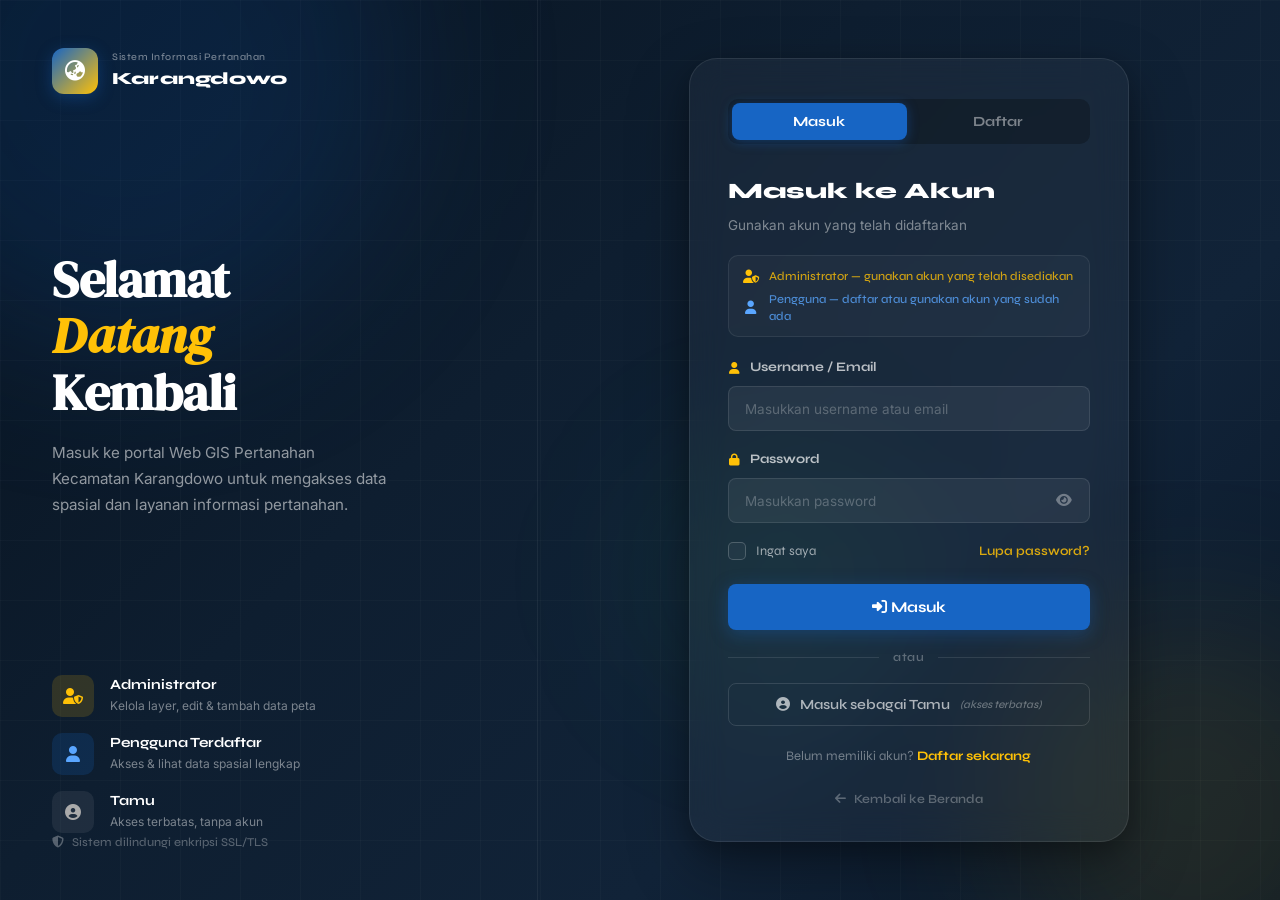
<file: login.html>
<!DOCTYPE html>
<html lang="id">
<head>
    <link rel="icon" type="image/png" href="image/LOGOWEB.png">
    <meta charset="UTF-8">
    <meta name="viewport" content="width=device-width, initial-scale=1.0">
    <title>Login — SIP Karangdowo</title>
    <link rel="preconnect" href="https://fonts.googleapis.com">
    <link rel="preconnect" href="https://fonts.gstatic.com" crossorigin>
    <link href="https://fonts.googleapis.com/css2?family=DM+Serif+Display:ital@0;1&family=Syne:wght@400;500;600;700;800&family=Inter:wght@300;400;500;600&display=swap" rel="stylesheet">
    <link rel="stylesheet" href="https://cdnjs.cloudflare.com/ajax/libs/font-awesome/6.4.0/css/all.min.css">
    <link rel="stylesheet" href="style.css">
    <link rel="stylesheet" href="login.css">
</head>
<body class="login-body">

    <!-- Background decorations -->
    <div class="login-bg-grid"></div>
    <div class="login-orb login-orb-1"></div>
    <div class="login-orb login-orb-2"></div>
    <div class="login-orb login-orb-3"></div>

    <div class="login-wrapper">

        <!-- Left Panel: Branding -->
        <div class="login-panel-left">
            <div class="lp-brand">
                <div class="lp-logo-icon">
                    <i class="fa fa-globe-asia"></i>
                </div>
                <div class="lp-brand-text">
                    <span class="lp-brand-sub">Sistem Informasi Pertanahan</span>
                    <span class="lp-brand-name">Karangdowo</span>
                </div>
            </div>

            <div class="lp-content">
                <h1 class="lp-title">Selamat<br><em>Datang</em><br>Kembali</h1>
                <p class="lp-desc">Masuk ke portal Web GIS Pertanahan Kecamatan Karangdowo untuk mengakses data spasial dan layanan informasi pertanahan.</p>
            </div>

            <!-- Role explanation cards -->
            <div class="lp-features">
                <div class="lp-feature-item">
                    <div class="lp-feature-icon" style="background: rgba(255,193,7,0.15);">
                        <i class="fa fa-user-shield" style="color: #ffc107;"></i>
                    </div>
                    <div>
                        <span class="lp-feature-label">Administrator</span>
                        <span class="lp-feature-sub">Kelola layer, edit & tambah data peta</span>
                    </div>
                </div>
                <div class="lp-feature-item">
                    <div class="lp-feature-icon" style="background: rgba(23,101,196,0.2);">
                        <i class="fa fa-user" style="color: #5aa6ff;"></i>
                    </div>
                    <div>
                        <span class="lp-feature-label">Pengguna Terdaftar</span>
                        <span class="lp-feature-sub">Akses & lihat data spasial lengkap</span>
                    </div>
                </div>
                <div class="lp-feature-item">
                    <div class="lp-feature-icon" style="background: rgba(255,255,255,0.07);">
                        <i class="fa fa-user-circle" style="color: #aaa;"></i>
                    </div>
                    <div>
                        <span class="lp-feature-label">Tamu</span>
                        <span class="lp-feature-sub">Akses terbatas, tanpa akun</span>
                    </div>
                </div>
            </div>

            <div class="lp-footer-note">
                <i class="fa fa-shield-alt"></i>
                Sistem dilindungi enkripsi SSL/TLS
            </div>
        </div>

        <!-- Right Panel: Login Form -->
        <div class="login-panel-right">
            <div class="login-card">

                <!-- Tab Switcher -->
                <div class="login-tabs">
                    <button class="login-tab active" id="tab-login" onclick="switchTab('login')">Masuk</button>
                    <button class="login-tab" id="tab-register" onclick="switchTab('register')">Daftar</button>
                </div>

                <!-- ====== LOGIN FORM ====== -->
                <div class="login-form-section" id="section-login">
                    <div class="form-header">
                        <h2 class="form-title">Masuk ke Akun</h2>
                        <p class="form-subtitle">Gunakan akun yang telah didaftarkan</p>
                    </div>

                    <!-- Role info notice -->
                    <div class="role-notice">
                        <div class="role-notice-item role-admin">
                            <i class="fa fa-user-shield"></i>
                            <span>Administrator &mdash; gunakan akun yang telah disediakan</span>
                        </div>
                        <div class="role-notice-item role-user">
                            <i class="fa fa-user"></i>
                            <span>Pengguna &mdash; daftar atau gunakan akun yang sudah ada</span>
                        </div>
                    </div>

                    <div id="login-alert" class="form-alert" style="display:none;"></div>

                    <div class="form-group">
                        <label class="form-label" for="login-username">
                            <i class="fa fa-user"></i> Username / Email
                        </label>
                        <div class="input-wrap">
                            <input
                                type="text"
                                id="login-username"
                                class="form-input"
                                placeholder="Masukkan username atau email"
                                autocomplete="username"
                            >
                        </div>
                    </div>

                    <div class="form-group">
                        <label class="form-label" for="login-password">
                            <i class="fa fa-lock"></i> Password
                        </label>
                        <div class="input-wrap">
                            <input
                                type="password"
                                id="login-password"
                                class="form-input"
                                placeholder="Masukkan password"
                                autocomplete="current-password"
                            >
                            <button class="toggle-pw" type="button" onclick="togglePassword('login-password', this)" title="Tampilkan password">
                                <i class="fa fa-eye"></i>
                            </button>
                        </div>
                    </div>

                    <div class="form-row-space">
                        <label class="remember-me">
                            <input type="checkbox" id="remember-me">
                            <span class="checkbox-custom"></span>
                            <span>Ingat saya</span>
                        </label>
                        <a href="#" class="forgot-link" onclick="showForgot(event)">Lupa password?</a>
                    </div>

                    <button class="btn-login" id="btn-login" onclick="handleLogin()">
                        <span class="btn-login-text">
                            <i class="fa fa-sign-in-alt"></i> Masuk
                        </span>
                        <span class="btn-login-loading" style="display:none;">
                            <i class="fa fa-circle-notch fa-spin"></i> Memproses...
                        </span>
                    </button>

                    <div class="form-divider"><span>atau</span></div>

                    <button class="btn-guest" onclick="handleGuestLogin()">
                        <i class="fa fa-user-circle"></i> Masuk sebagai Tamu
                        <span class="btn-guest-note">(akses terbatas)</span>
                    </button>

                    <p class="form-switch-text">
                        Belum memiliki akun?
                        <a href="#" onclick="switchTab('register')">Daftar sekarang</a>
                    </p>
                </div>

                <!-- ====== REGISTER FORM ====== -->
                <div class="login-form-section" id="section-register" style="display:none;">
                    <div class="form-header">
                        <h2 class="form-title">Buat Akun Baru</h2>
                        <p class="form-subtitle">Pendaftaran terbuka untuk akun <strong style="color:#5aa6ff;">Pengguna</strong></p>
                    </div>

                    <div id="register-alert" class="form-alert" style="display:none;"></div>

                    <div class="form-group">
                        <label class="form-label" for="reg-name">
                            <i class="fa fa-id-card"></i> Nama Lengkap
                        </label>
                        <div class="input-wrap">
                            <input type="text" id="reg-name" class="form-input" placeholder="Masukkan nama lengkap">
                        </div>
                    </div>

                    <div class="form-group">
                        <label class="form-label" for="reg-email">
                            <i class="fa fa-envelope"></i> Email
                        </label>
                        <div class="input-wrap">
                            <input type="email" id="reg-email" class="form-input" placeholder="contoh@email.com">
                        </div>
                    </div>

                    <div class="form-group">
                        <label class="form-label" for="reg-password">
                            <i class="fa fa-lock"></i> Password
                        </label>
                        <div class="input-wrap">
                            <input type="password" id="reg-password" class="form-input" placeholder="Minimal 8 karakter">
                            <button class="toggle-pw" type="button" onclick="togglePassword('reg-password', this)" title="Tampilkan password">
                                <i class="fa fa-eye"></i>
                            </button>
                        </div>
                        <div class="pw-strength-bar">
                            <div class="pw-strength-fill" id="pw-strength-fill"></div>
                        </div>
                        <span class="pw-strength-label" id="pw-strength-label"></span>
                    </div>

                    <div class="form-group">
                        <label class="form-label" for="reg-confirm">
                            <i class="fa fa-lock"></i> Konfirmasi Password
                        </label>
                        <div class="input-wrap">
                            <input type="password" id="reg-confirm" class="form-input" placeholder="Ulangi password">
                            <button class="toggle-pw" type="button" onclick="togglePassword('reg-confirm', this)" title="Tampilkan password">
                                <i class="fa fa-eye"></i>
                            </button>
                        </div>
                    </div>

                    <label class="remember-me" style="margin-bottom:20px;">
                        <input type="checkbox" id="agree-terms">
                        <span class="checkbox-custom"></span>
                        <span>Saya setuju dengan <a href="#" style="color:var(--gold);">syarat &amp; ketentuan</a></span>
                    </label>

                    <button class="btn-login" id="btn-register" onclick="handleRegister()">
                        <span class="btn-login-text">
                            <i class="fa fa-user-plus"></i> Daftar Sekarang
                        </span>
                        <span class="btn-login-loading" style="display:none;">
                            <i class="fa fa-circle-notch fa-spin"></i> Mendaftar...
                        </span>
                    </button>

                    <p class="form-switch-text">
                        Sudah punya akun?
                        <a href="#" onclick="switchTab('login')">Masuk di sini</a>
                    </p>
                </div>

                <!-- ====== FORGOT PASSWORD ====== -->
                <div class="login-form-section" id="section-forgot" style="display:none;">
                    <button class="back-btn" onclick="switchTab('login')">
                        <i class="fa fa-arrow-left"></i> Kembali
                    </button>

                    <div class="form-header">
                        <h2 class="form-title">Lupa Password?</h2>
                        <p class="form-subtitle">Masukkan email Anda untuk reset password</p>
                    </div>

                    <div id="forgot-alert" class="form-alert" style="display:none;"></div>

                    <div class="form-group">
                        <label class="form-label" for="forgot-email">
                            <i class="fa fa-envelope"></i> Email Terdaftar
                        </label>
                        <div class="input-wrap">
                            <input type="email" id="forgot-email" class="form-input" placeholder="contoh@email.com">
                        </div>
                    </div>

                    <button class="btn-login" onclick="handleForgot()">
                        <span class="btn-login-text">
                            <i class="fa fa-paper-plane"></i> Kirim Link Reset
                        </span>
                        <span class="btn-login-loading" style="display:none;">
                            <i class="fa fa-circle-notch fa-spin"></i> Mengirim...
                        </span>
                    </button>
                </div>

                <!-- Back to site link -->
                <a href="index.html" class="back-to-site">
                    <i class="fa fa-arrow-left"></i> Kembali ke Beranda
                </a>

            </div>
        </div>

    </div>

    <script src="login.js"></script>
</body>
</html>
</file>
<file: style.css>
/* ======================================================
   STYLE.CSS — Web GIS Pertanahan Karangdowo
   Landing Page Styles
   ====================================================== */

/* ===== CSS VARIABLES ===== */
:root {
    --navy: #0e1e30;
    --navy-mid: #112338;
    --navy-light: #1a3352;
    --blue: #1765c4;
    --blue-light: #2980d9;
    --gold: #ffc107;
    --gold-dark: #e0a800;
    --green: #2ecc71;
    --orange: #e67e22;
    --purple: #9b59b6;
    --red: #e74c3c;
    --white: #ffffff;
    --gray-50: #f8fafc;
    --gray-100: #f1f5f9;
    --gray-200: #e2e8f0;
    --gray-500: #64748b;
    --gray-700: #334155;
    --gray-900: #0f172a;

    --font-display: 'DM Serif Display', Georgia, serif;
    --font-ui: 'Syne', sans-serif;
    --font-body: 'Inter', sans-serif;

    --radius-sm: 8px;
    --radius: 14px;
    --radius-lg: 20px;
    --radius-xl: 28px;

    --shadow-sm: 0 1px 3px rgba(0,0,0,0.08), 0 1px 2px rgba(0,0,0,0.04);
    --shadow: 0 4px 16px rgba(0,0,0,0.08), 0 2px 8px rgba(0,0,0,0.04);
    --shadow-lg: 0 10px 40px rgba(0,0,0,0.12), 0 4px 16px rgba(0,0,0,0.06);
    --shadow-xl: 0 20px 60px rgba(0,0,0,0.16), 0 8px 24px rgba(0,0,0,0.08);
}

/* ===== RESET ===== */
*, *::before, *::after { box-sizing: border-box; margin: 0; padding: 0; }
html { scroll-behavior: smooth; font-size: 16px; }
body {
    font-family: var(--font-body);
    color: var(--gray-900);
    background: var(--white);
    overflow-x: hidden;
    line-height: 1.6;
}
a { text-decoration: none; }
img { max-width: 100%; display: block; }

.container {
    max-width: 1200px;
    margin: 0 auto;
    padding: 0 24px;
}

/* ===== NAVBAR ===== */
.navbar {
    position: fixed;
    top: 0; left: 0; right: 0;
    z-index: 9999;
    display: flex;
    align-items: center;
    justify-content: space-between;
    padding: 0 40px;
    height: 70px;
    background: rgba(14, 30, 48, 0.95);
    backdrop-filter: blur(12px);
    border-bottom: 1px solid rgba(255,255,255,0.06);
    transition: background 0.3s, box-shadow 0.3s;
}
.navbar.scrolled {
    background: rgba(14, 30, 48, 0.98);
    box-shadow: 0 4px 20px rgba(0,0,0,0.3);
}
.nav-brand {
    display: flex;
    align-items: center;
    gap: 12px;
}
.nav-logo-icon {
    width: 42px; height: 42px;
    background: linear-gradient(135deg, #1765c4, #ffc107);
    border-radius: 10px;
    display: flex; align-items: center; justify-content: center;
    font-size: 20px; color: white;
}
.nav-brand-text {
    display: flex;
    flex-direction: column;
    gap: 0;
}
.nav-brand-sub {
    font-family: var(--font-ui);
    font-size: 10px;
    color: rgba(255,255,255,0.55);
    font-weight: 500;
    letter-spacing: 0.5px;
}
.nav-brand-name {
    font-family: var(--font-ui);
    font-size: 16px;
    font-weight: 800;
    color: white;
    letter-spacing: 0.3px;
}
.nav-links {
    list-style: none;
    display: flex;
    gap: 6px;
    align-items: center;
}
.nav-link {
    font-family: var(--font-ui);
    font-size: 14px;
    font-weight: 500;
    color: rgba(255,255,255,0.65);
    padding: 8px 14px;
    border-radius: 8px;
    transition: all 0.2s;
}
.nav-link:hover, .nav-link.active {
    color: white;
    background: rgba(255,255,255,0.08);
}
.nav-actions { display: flex; align-items: center; gap: 12px; }
.btn-peta-nav {
    font-family: var(--font-ui);
    font-size: 14px;
    font-weight: 700;
    background: var(--gold);
    color: var(--navy);
    padding: 10px 22px;
    border-radius: 9px;
    transition: all 0.2s;
    display: flex;
    align-items: center;
    gap: 8px;
}
.btn-peta-nav:hover {
    background: var(--gold-dark);
    transform: translateY(-1px);
    box-shadow: 0 4px 16px rgba(255,193,7,0.35);
}
.hamburger {
    display: none;
    flex-direction: column;
    gap: 5px;
    background: none;
    border: none;
    cursor: pointer;
    padding: 6px;
}
.hamburger span {
    display: block;
    width: 22px;
    height: 2px;
    background: white;
    border-radius: 2px;
    transition: 0.3s;
}

/* Mobile Menu */
.mobile-menu {
    display: none;
    position: fixed;
    top: 70px; left: 0; right: 0;
    background: var(--navy);
    z-index: 9998;
    padding: 20px;
    flex-direction: column;
    gap: 4px;
    border-bottom: 1px solid rgba(255,255,255,0.1);
}
.mobile-menu a {
    color: rgba(255,255,255,0.8);
    font-family: var(--font-ui);
    font-size: 15px;
    padding: 12px 16px;
    border-radius: 8px;
    transition: 0.2s;
}
.mobile-menu a:hover { background: rgba(255,255,255,0.06); color: white; }
.mobile-peta-btn {
    background: var(--gold) !important;
    color: var(--navy) !important;
    font-weight: 700;
    text-align: center;
    margin-top: 8px;
}

/* ===== HERO ===== */
.hero {
    min-height: 100vh;
    background: linear-gradient(135deg, #07121e 0%, #0e1e30 40%, #112338 70%, #0a1829 100%);
    position: relative;
    overflow: hidden;
    display: flex;
    align-items: center;
    justify-content: space-between;
    padding: 70px 80px 60px;
    gap: 60px;
}
.hero-bg-grid {
    position: absolute;
    inset: 0;
    background-image:
        linear-gradient(rgba(255,255,255,0.03) 1px, transparent 1px),
        linear-gradient(90deg, rgba(255,255,255,0.03) 1px, transparent 1px);
    background-size: 60px 60px;
    pointer-events: none;
}
.hero-orb {
    position: absolute;
    border-radius: 50%;
    filter: blur(80px);
    pointer-events: none;
}
.hero-orb-1 {
    width: 500px; height: 500px;
    background: rgba(23, 101, 196, 0.18);
    top: -200px; left: -100px;
}
.hero-orb-2 {
    width: 350px; height: 350px;
    background: rgba(255, 193, 7, 0.1);
    bottom: 0; right: 200px;
    animation: orbFloat 8s ease-in-out infinite;
}
.hero-orb-3 {
    width: 250px; height: 250px;
    background: rgba(46, 204, 113, 0.08);
    top: 50%; left: 40%;
    animation: orbFloat 6s ease-in-out infinite reverse;
}
@keyframes orbFloat {
    0%, 100% { transform: translateY(0); }
    50% { transform: translateY(-30px); }
}
.hero-content {
    position: relative;
    z-index: 2;
    flex: 0 0 52%;
    max-width: 620px;
    animation: heroFadeIn 0.8s ease both;
}
@keyframes heroFadeIn {
    from { opacity: 0; transform: translateY(30px); }
    to { opacity: 1; transform: translateY(0); }
}
.hero-badge {
    display: inline-flex;
    align-items: center;
    gap: 8px;
    background: rgba(255,193,7,0.12);
    border: 1px solid rgba(255,193,7,0.3);
    color: var(--gold);
    font-family: var(--font-ui);
    font-size: 13px;
    font-weight: 600;
    padding: 8px 16px;
    border-radius: 30px;
    margin-bottom: 24px;
    letter-spacing: 0.3px;
}
.hero-title {
    font-family: var(--font-display);
    font-size: clamp(3rem, 5vw, 4.5rem);
    line-height: 1.1;
    color: white;
    margin-bottom: 22px;
    letter-spacing: -0.5px;
}
.hero-title em {
    color: var(--gold);
    font-style: italic;
}
.hero-desc {
    font-size: 1.05rem;
    color: rgba(255,255,255,0.65);
    line-height: 1.7;
    margin-bottom: 36px;
    max-width: 520px;
}
.hero-actions {
    display: flex;
    gap: 16px;
    margin-bottom: 48px;
    flex-wrap: wrap;
}
.btn-primary-hero {
    display: inline-flex;
    align-items: center;
    gap: 10px;
    background: var(--gold);
    color: var(--navy);
    font-family: var(--font-ui);
    font-size: 15px;
    font-weight: 800;
    padding: 15px 28px;
    border-radius: 11px;
    transition: all 0.3s;
    box-shadow: 0 4px 20px rgba(255,193,7,0.25);
}
.btn-primary-hero:hover {
    background: var(--gold-dark);
    transform: translateY(-2px);
    box-shadow: 0 8px 30px rgba(255,193,7,0.4);
}
.btn-ghost-hero {
    display: inline-flex;
    align-items: center;
    gap: 10px;
    border: 1.5px solid rgba(255,255,255,0.2);
    color: rgba(255,255,255,0.8);
    font-family: var(--font-ui);
    font-size: 15px;
    font-weight: 600;
    padding: 15px 28px;
    border-radius: 11px;
    transition: all 0.3s;
}
.btn-ghost-hero:hover {
    border-color: rgba(255,255,255,0.5);
    color: white;
    background: rgba(255,255,255,0.06);
}
.hero-stats {
    display: flex;
    gap: 0;
    align-items: center;
}
.hero-stat-item {
    padding: 0 24px;
    display: flex;
    flex-direction: column;
    gap: 4px;
}
.hero-stat-item:first-child { padding-left: 0; }
.hero-stat-num {
    font-family: var(--font-ui);
    font-size: 1.9rem;
    font-weight: 800;
    color: white;
}
.hero-stat-label {
    font-size: 12px;
    color: rgba(255,255,255,0.5);
    font-weight: 500;
}
.hero-stat-divider {
    width: 1px;
    height: 40px;
    background: rgba(255,255,255,0.12);
    flex-shrink: 0;
}

/* Map Preview */
.hero-map-preview {
    position: relative;
    z-index: 2;
    flex: 0 0 42%;
    animation: heroFadeIn 0.8s 0.2s ease both;
}
.map-preview-card {
    background: rgba(255,255,255,0.05);
    border: 1px solid rgba(255,255,255,0.1);
    border-radius: var(--radius-lg);
    overflow: hidden;
    backdrop-filter: blur(12px);
    box-shadow: var(--shadow-xl), 0 0 0 1px rgba(255,255,255,0.05);
}
.map-preview-header {
    background: rgba(255,255,255,0.06);
    padding: 14px 18px;
    display: flex;
    align-items: center;
    gap: 8px;
    border-bottom: 1px solid rgba(255,255,255,0.08);
}
.map-dot {
    width: 12px; height: 12px;
    border-radius: 50%;
}
.map-dot.red { background: #ff5f57; }
.map-dot.yellow { background: #ffbd2e; }
.map-dot.green { background: #28c840; }
.map-preview-title {
    font-family: var(--font-ui);
    font-size: 12px;
    color: rgba(255,255,255,0.5);
    margin-left: 6px;
}
.map-preview-body { padding: 0; }
.map-fake-bg {
    height: 280px;
    background: linear-gradient(145deg, #1a3352 0%, #0e1e30 50%, #162840 100%);
    position: relative;
    overflow: hidden;
}
.map-grid-lines {
    position: absolute;
    inset: 0;
    background-image:
        linear-gradient(rgba(255,255,255,0.04) 1px, transparent 1px),
        linear-gradient(90deg, rgba(255,255,255,0.04) 1px, transparent 1px);
    background-size: 40px 40px;
}
.map-polygon {
    position: absolute;
    border-radius: 4px;
    opacity: 0.7;
    transition: opacity 0.3s;
}
.p1 { width: 140px; height: 80px; background: rgba(46,204,113,0.4); border: 1px solid rgba(46,204,113,0.6); top: 30px; left: 30px; transform: rotate(-3deg); border-radius: 8px; }
.p2 { width: 100px; height: 60px; background: rgba(230,126,34,0.4); border: 1px solid rgba(230,126,34,0.6); top: 60px; left: 170px; transform: rotate(5deg); border-radius: 6px; }
.p3 { width: 120px; height: 70px; background: rgba(52,152,219,0.35); border: 1px solid rgba(52,152,219,0.6); top: 140px; left: 50px; transform: rotate(-2deg); border-radius: 7px; }
.p4 { width: 80px; height: 50px; background: rgba(155,89,182,0.4); border: 1px solid rgba(155,89,182,0.6); top: 160px; left: 220px; transform: rotate(3deg); border-radius: 5px; }
.p5 { width: 90px; height: 55px; background: rgba(46,204,113,0.3); border: 1px solid rgba(46,204,113,0.5); top: 30px; right: 30px; transform: rotate(-4deg); border-radius: 6px; }

.map-pulse-pin {
    position: absolute;
    top: 90px; right: 80px;
    width: 16px; height: 16px;
}
.pulse-dot {
    width: 12px; height: 12px;
    background: var(--gold);
    border-radius: 50%;
    position: absolute;
    top: 2px; left: 2px;
    z-index: 2;
}
.pulse-ring {
    position: absolute;
    width: 40px; height: 40px;
    top: -14px; left: -14px;
    border: 2px solid rgba(255,193,7,0.4);
    border-radius: 50%;
    animation: pulseRing 2s ease-out infinite;
}
@keyframes pulseRing {
    0% { transform: scale(0.6); opacity: 1; }
    100% { transform: scale(1.8); opacity: 0; }
}
.map-preview-footer {
    display: flex;
    gap: 16px;
    padding: 16px 18px;
    flex-wrap: wrap;
    background: rgba(0,0,0,0.2);
}
.legend-item {
    display: flex; align-items: center; gap: 6px;
    font-size: 11px;
    color: rgba(255,255,255,0.65);
    font-weight: 500;
}
.legend-dot {
    width: 10px; height: 10px;
    border-radius: 50%;
    flex-shrink: 0;
}
.floating-info-chip {
    position: absolute;
    background: rgba(255,255,255,0.95);
    backdrop-filter: blur(8px);
    border-radius: 30px;
    padding: 10px 18px;
    display: flex;
    align-items: center;
    gap: 8px;
    font-size: 12px;
    font-weight: 600;
    color: var(--gray-700);
    box-shadow: var(--shadow-lg);
    white-space: nowrap;
}
.chip-1 { top: -18px; right: 30px; animation: chipFloat 4s ease-in-out infinite; }
.chip-2 { bottom: 50px; left: -20px; animation: chipFloat 5s ease-in-out 1s infinite; }
@keyframes chipFloat {
    0%, 100% { transform: translateY(0); }
    50% { transform: translateY(-8px); }
}
.hero-scroll-indicator {
    position: absolute;
    bottom: 32px;
    left: 50%;
    transform: translateX(-50%);
    display: flex;
    flex-direction: column;
    align-items: center;
    gap: 8px;
    color: rgba(255,255,255,0.4);
    font-size: 11px;
    font-weight: 600;
    letter-spacing: 2px;
    text-transform: uppercase;
    animation: scrollBounce 2s ease-in-out infinite;
}
@keyframes scrollBounce {
    0%, 100% { transform: translateX(-50%) translateY(0); }
    50% { transform: translateX(-50%) translateY(6px); }
}
.scroll-mouse {
    width: 22px; height: 36px;
    border: 2px solid rgba(255,255,255,0.25);
    border-radius: 11px;
    position: relative;
    display: flex;
    justify-content: center;
    padding-top: 6px;
}
.scroll-wheel {
    width: 4px; height: 8px;
    background: rgba(255,255,255,0.4);
    border-radius: 2px;
    animation: scrollWheel 2s ease-in-out infinite;
}
@keyframes scrollWheel {
    0%, 100% { opacity: 1; transform: translateY(0); }
    50% { opacity: 0.2; transform: translateY(8px); }
}

/* ===== QUICK SERVICES ===== */
.quick-services {
    padding: 0 0 0;
    margin-top: -1px;
    background: var(--gray-50);
    border-bottom: 1px solid var(--gray-200);
}
.qs-grid {
    display: grid;
    grid-template-columns: repeat(4, 1fr);
}
.qs-card {
    display: flex;
    flex-direction: column;
    gap: 12px;
    padding: 36px 28px;
    border-right: 1px solid var(--gray-200);
    transition: all 0.3s;
    position: relative;
    overflow: hidden;
}
.qs-card::before {
    content: '';
    position: absolute;
    bottom: 0; left: 0; right: 0;
    height: 3px;
    background: var(--ic, var(--blue));
    transform: scaleX(0);
    transform-origin: left;
    transition: transform 0.3s;
}
.qs-card:hover::before { transform: scaleX(1); }
.qs-card:hover { background: white; box-shadow: var(--shadow-lg); z-index: 1; }
.qs-card:last-child { border-right: none; }
.qs-icon {
    width: 52px; height: 52px;
    background: color-mix(in srgb, var(--ic, var(--blue)) 12%, transparent);
    border-radius: 12px;
    display: flex; align-items: center; justify-content: center;
    font-size: 22px;
    color: var(--ic, var(--blue));
    transition: 0.3s;
}
.qs-card:hover .qs-icon { transform: scale(1.08); }
.qs-card h3 {
    font-family: var(--font-ui);
    font-size: 15px;
    font-weight: 700;
    color: var(--gray-900);
}
.qs-card p {
    font-size: 13px;
    color: var(--gray-500);
    line-height: 1.5;
    flex: 1;
}
.qs-arrow {
    font-size: 13px;
    color: var(--gray-500);
    transition: 0.2s;
}
.qs-card:hover .qs-arrow { color: var(--ic, var(--blue)); transform: translateX(4px); }

/* ===== SECTION HELPERS ===== */
.section-eyebrow {
    font-family: var(--font-ui);
    font-size: 12px;
    font-weight: 700;
    color: var(--blue);
    letter-spacing: 2px;
    text-transform: uppercase;
    margin-bottom: 12px;
}
.section-eyebrow.light { color: var(--gold); }
.section-title {
    font-family: var(--font-display);
    font-size: clamp(2rem, 3.5vw, 2.8rem);
    line-height: 1.15;
    color: var(--gray-900);
    margin-bottom: 16px;
}
.section-title.light { color: white; }
.section-title em { color: var(--blue); font-style: italic; }
.section-title.light em { color: var(--gold); }
.section-subtitle {
    font-size: 1rem;
    color: var(--gray-500);
    max-width: 540px;
    line-height: 1.6;
}
.section-subtitle.light { color: rgba(255,255,255,0.6); }
.section-header-center {
    text-align: center;
    margin-bottom: 60px;
}
.section-header-center .section-subtitle { margin: 0 auto; }

/* ===== TENTANG ===== */
.tentang {
    padding: 100px 0;
    background: white;
}
.tentang-grid {
    display: grid;
    grid-template-columns: 1fr 1fr;
    gap: 80px;
    align-items: center;
}
.tentang-visual {
    position: relative;
    min-height: 420px;
}
.tv-main-card {
    background: var(--navy);
    border-radius: var(--radius-lg);
    padding: 28px;
    box-shadow: var(--shadow-xl);
    border: 1px solid rgba(255,255,255,0.06);
}
.tv-card-header {
    display: flex;
    align-items: center;
    gap: 12px;
    font-family: var(--font-ui);
    font-size: 14px;
    font-weight: 700;
    color: white;
    margin-bottom: 20px;
    padding-bottom: 16px;
    border-bottom: 1px solid rgba(255,255,255,0.08);
}
.tv-info-rows { display: flex; flex-direction: column; gap: 0; }
.tv-row {
    display: flex;
    justify-content: space-between;
    align-items: center;
    padding: 12px 0;
    border-bottom: 1px solid rgba(255,255,255,0.06);
}
.tv-row:last-child { border: none; }
.tv-label {
    font-size: 13px;
    color: rgba(255,255,255,0.45);
}
.tv-value {
    font-family: var(--font-ui);
    font-size: 13px;
    font-weight: 700;
    color: white;
}
.tv-side-card {
    position: absolute;
    background: white;
    border-radius: var(--radius);
    padding: 14px 18px;
    display: flex;
    align-items: center;
    gap: 12px;
    box-shadow: var(--shadow-lg);
    border: 1px solid var(--gray-100);
}
.tv-side-card i { font-size: 22px; flex-shrink: 0; }
.tv-side-card strong { font-family: var(--font-ui); font-size: 13px; font-weight: 700; display: block; color: var(--gray-900); }
.tv-side-card p { font-size: 11px; color: var(--gray-500); margin: 0; }
.tv-side-1 { top: -20px; right: -20px; animation: chipFloat 5s ease-in-out infinite; }
.tv-side-2 { bottom: 20px; right: -30px; animation: chipFloat 4s ease-in-out 1s infinite; }
.tv-side-3 { bottom: -20px; left: 30px; animation: chipFloat 6s ease-in-out 0.5s infinite; }

.tentang-content { padding: 20px 0; }
.tentang-desc {
    font-size: 1rem;
    color: var(--gray-500);
    line-height: 1.75;
    margin-bottom: 32px;
}
.tentang-features { display: flex; flex-direction: column; gap: 20px; margin-bottom: 36px; }
.tf-item {
    display: flex;
    gap: 16px;
    align-items: flex-start;
}
.tf-icon {
    width: 32px; height: 32px;
    background: rgba(23, 101, 196, 0.1);
    color: var(--blue);
    border-radius: 8px;
    display: flex; align-items: center; justify-content: center;
    font-size: 13px;
    flex-shrink: 0;
    margin-top: 2px;
}
.tf-item strong {
    font-family: var(--font-ui);
    font-size: 14px;
    font-weight: 700;
    color: var(--gray-900);
    display: block;
    margin-bottom: 4px;
}
.tf-item p { font-size: 13px; color: var(--gray-500); line-height: 1.5; margin: 0; }
.btn-cta {
    display: inline-flex;
    align-items: center;
    gap: 10px;
    background: var(--blue);
    color: white;
    font-family: var(--font-ui);
    font-size: 14px;
    font-weight: 700;
    padding: 14px 26px;
    border-radius: 10px;
    transition: all 0.3s;
}
.btn-cta:hover { background: var(--blue-light); transform: translateY(-1px); box-shadow: 0 6px 20px rgba(23,101,196,0.3); }

/* ===== STATISTIK ===== */
.statistik {
    padding: 100px 0;
    background: var(--navy);
    position: relative;
    overflow: hidden;
}
.statistik-bg-decoration {
    position: absolute;
    inset: 0;
    background-image:
        linear-gradient(rgba(255,255,255,0.02) 1px, transparent 1px),
        linear-gradient(90deg, rgba(255,255,255,0.02) 1px, transparent 1px);
    background-size: 50px 50px;
    pointer-events: none;
}
.stat-cards-grid {
    display: grid;
    grid-template-columns: repeat(4, 1fr);
    gap: 20px;
    margin-bottom: 40px;
}
.stat-card {
    background: rgba(255,255,255,0.05);
    border: 1px solid rgba(255,255,255,0.08);
    border-radius: var(--radius-lg);
    padding: 28px 24px;
    transition: 0.3s;
}
.stat-card:hover {
    background: rgba(255,255,255,0.08);
    transform: translateY(-4px);
    box-shadow: 0 12px 40px rgba(0,0,0,0.3);
}
.sc-icon {
    font-size: 22px;
    margin-bottom: 16px;
}
.sc-blue .sc-icon { color: var(--blue-light); }
.sc-green .sc-icon { color: var(--green); }
.sc-gold .sc-icon { color: var(--gold); }
.sc-purple .sc-icon { color: var(--purple); }
.sc-num {
    font-family: var(--font-ui);
    font-size: 2.4rem;
    font-weight: 800;
    color: white;
    margin-bottom: 6px;
}
.sc-label {
    font-size: 13px;
    color: rgba(255,255,255,0.5);
    margin-bottom: 16px;
}
.sc-bar {
    height: 4px;
    background: rgba(255,255,255,0.08);
    border-radius: 2px;
    overflow: hidden;
    margin-bottom: 8px;
}
.sc-bar-fill {
    height: 100%;
    border-radius: 2px;
    transition: width 1.5s ease;
}
.sc-blue .sc-bar-fill { background: var(--blue-light); }
.sc-green .sc-bar-fill { background: var(--green); }
.sc-gold .sc-bar-fill { background: var(--gold); }
.sc-purple .sc-bar-fill { background: var(--purple); }
.sc-note { font-size: 11px; color: rgba(255,255,255,0.3); }

.penggunaan-lahan-grid {
    display: grid;
    grid-template-columns: 1fr 1fr;
    gap: 20px;
}
.pl-card {
    background: rgba(255,255,255,0.05);
    border: 1px solid rgba(255,255,255,0.08);
    border-radius: var(--radius-lg);
    padding: 28px;
}
.pl-header {
    margin-bottom: 24px;
    padding-bottom: 16px;
    border-bottom: 1px solid rgba(255,255,255,0.08);
    display: flex;
    justify-content: space-between;
    align-items: baseline;
    flex-wrap: wrap;
    gap: 8px;
}
.pl-header h3 {
    font-family: var(--font-ui);
    font-size: 15px;
    font-weight: 700;
    color: white;
}
.pl-header span { font-size: 12px; color: rgba(255,255,255,0.4); }
.pl-items { display: flex; flex-direction: column; gap: 16px; }
.pl-item { display: flex; align-items: center; gap: 12px; flex-wrap: wrap; }
.pl-dot { width: 10px; height: 10px; border-radius: 50%; flex-shrink: 0; }
.pl-info { display: flex; justify-content: space-between; flex: 1; min-width: 120px; }
.pl-name { font-size: 13px; color: rgba(255,255,255,0.7); }
.pl-pct { font-family: var(--font-ui); font-size: 13px; font-weight: 700; color: white; }
.pl-prog-bar { width: 100%; height: 6px; background: rgba(255,255,255,0.08); border-radius: 3px; overflow: hidden; }
.pl-prog-fill { height: 100%; border-radius: 3px; transition: width 1.5s ease; }

/* ===== FITUR GIS ===== */
.fitur-gis {
    padding: 100px 0;
    background: var(--gray-50);
}
.fitur-grid {
    display: grid;
    grid-template-columns: repeat(3, 1fr);
    gap: 24px;
}
.fitur-card {
    background: white;
    border: 1px solid var(--gray-200);
    border-radius: var(--radius-lg);
    padding: 32px 28px;
    transition: all 0.3s;
}
.fitur-card:hover {
    border-color: var(--blue);
    box-shadow: var(--shadow-lg), 0 0 0 1px rgba(23,101,196,0.1);
    transform: translateY(-4px);
}
.fitur-icon-wrap {
    width: 56px; height: 56px;
    background: color-mix(in srgb, var(--fc, var(--blue)) 12%, transparent);
    border-radius: 14px;
    display: flex; align-items: center; justify-content: center;
    font-size: 24px;
    color: var(--fc, var(--blue));
    margin-bottom: 20px;
    transition: 0.3s;
}
.fitur-card:hover .fitur-icon-wrap { transform: scale(1.08) rotate(-3deg); }
.fitur-card h3 {
    font-family: var(--font-ui);
    font-size: 16px;
    font-weight: 700;
    color: var(--gray-900);
    margin-bottom: 10px;
}
.fitur-card p { font-size: 13.5px; color: var(--gray-500); line-height: 1.6; }

/* ===== KEGIATAN ===== */
.kegiatan {
    padding: 100px 0;
    background: white;
}
.kegiatan-grid {
    display: grid;
    grid-template-columns: 1fr 1fr;
    grid-template-rows: auto auto;
    gap: 20px;
}
.kg-card { border-radius: var(--radius-lg); overflow: hidden; cursor: pointer; }
.kg-card.kg-featured { grid-row: span 2; }
.kg-img-wrap { position: relative; overflow: hidden; height: 100%; min-height: 200px; }
.kg-featured .kg-img-wrap { min-height: 460px; }
.kg-img-wrap img {
    width: 100%; height: 100%;
    object-fit: cover;
    transition: transform 0.5s ease;
}
.kg-card:hover .kg-img-wrap img { transform: scale(1.06); }
.kg-overlay {
    position: absolute;
    inset: 0;
    background: linear-gradient(to top, rgba(0,0,0,0.75) 0%, rgba(0,0,0,0.1) 60%, transparent 100%);
    padding: 24px;
    display: flex;
    flex-direction: column;
    justify-content: flex-end;
    gap: 8px;
    transition: 0.3s;
}
.kg-tag {
    display: inline-block;
    background: var(--gold);
    color: var(--navy);
    font-family: var(--font-ui);
    font-size: 11px;
    font-weight: 700;
    padding: 4px 12px;
    border-radius: 20px;
    align-self: flex-start;
}
.kg-overlay h3 {
    font-family: var(--font-ui);
    font-size: 16px;
    font-weight: 700;
    color: white;
}
.kg-featured .kg-overlay h3 { font-size: 22px; }
.kg-overlay p { font-size: 13px; color: rgba(255,255,255,0.75); line-height: 1.4; }

/* ===== BERITA ===== */
.berita {
    padding: 100px 0;
    background: var(--gray-50);
}
.berita-header {
    display: flex;
    justify-content: space-between;
    align-items: flex-end;
    margin-bottom: 48px;
    flex-wrap: wrap;
    gap: 16px;
}
.btn-outline-small {
    display: inline-flex;
    align-items: center;
    gap: 8px;
    border: 1.5px solid var(--gray-200);
    color: var(--gray-700);
    font-family: var(--font-ui);
    font-size: 13px;
    font-weight: 600;
    padding: 10px 18px;
    border-radius: 8px;
    transition: 0.2s;
}
.btn-outline-small:hover { border-color: var(--blue); color: var(--blue); }
.berita-grid {
    display: grid;
    grid-template-columns: 1.4fr 1fr 1fr;
    gap: 24px;
    align-items: start;
}
.berita-card {
    background: white;
    border-radius: var(--radius-lg);
    overflow: hidden;
    border: 1px solid var(--gray-200);
    transition: all 0.3s;
}
.berita-card:hover { box-shadow: var(--shadow-lg); transform: translateY(-3px); border-color: transparent; }
.bc-img-wrap { position: relative; overflow: hidden; }
.bc-img-wrap img { width: 100%; height: 200px; object-fit: cover; transition: 0.5s; }
.berita-featured .bc-img-wrap img { height: 260px; }
.berita-card:hover .bc-img-wrap img { transform: scale(1.04); }
.bc-category {
    position: absolute;
    top: 14px; left: 14px;
    background: var(--gold);
    color: var(--navy);
    font-family: var(--font-ui);
    font-size: 11px;
    font-weight: 700;
    padding: 4px 12px;
    border-radius: 20px;
}
.bc-body { padding: 22px; }
.bc-date { font-size: 12px; color: var(--gray-500); margin-bottom: 10px; display: flex; align-items: center; gap: 6px; }
.bc-body h3 {
    font-family: var(--font-ui);
    font-size: 15px;
    font-weight: 700;
    color: var(--gray-900);
    margin-bottom: 10px;
    line-height: 1.4;
}
.bc-body p { font-size: 13px; color: var(--gray-500); line-height: 1.5; margin-bottom: 16px; }
.bc-read-more {
    font-family: var(--font-ui);
    font-size: 13px;
    font-weight: 600;
    color: var(--blue);
    display: inline-flex;
    align-items: center;
    gap: 6px;
    transition: 0.2s;
}
.bc-read-more:hover { gap: 10px; }

/* ===== CTA ===== */
.cta-section {
    padding: 100px 0;
    background: linear-gradient(135deg, #1765c4 0%, #112338 60%);
    position: relative;
    overflow: hidden;
    text-align: center;
}
.cta-orb {
    position: absolute;
    border-radius: 50%;
    filter: blur(60px);
    pointer-events: none;
}
.cta-orb-1 { width: 400px; height: 400px; background: rgba(255,193,7,0.15); top: -100px; right: -100px; }
.cta-orb-2 { width: 300px; height: 300px; background: rgba(46,204,113,0.1); bottom: -100px; left: -100px; }
.cta-content { position: relative; z-index: 2; }
.cta-content h2 {
    font-family: var(--font-display);
    font-size: clamp(2rem, 4vw, 3.2rem);
    color: white;
    margin-bottom: 16px;
}
.cta-content h2 em { color: var(--gold); font-style: italic; }
.cta-content p { font-size: 1rem; color: rgba(255,255,255,0.65); margin-bottom: 36px; }
.btn-cta-big {
    display: inline-flex;
    align-items: center;
    gap: 12px;
    background: var(--gold);
    color: var(--navy);
    font-family: var(--font-ui);
    font-size: 16px;
    font-weight: 800;
    padding: 18px 36px;
    border-radius: 12px;
    transition: all 0.3s;
    box-shadow: 0 8px 30px rgba(255,193,7,0.3);
}
.btn-cta-big:hover { background: var(--gold-dark); transform: translateY(-2px); box-shadow: 0 12px 40px rgba(255,193,7,0.45); }

/* ===== KONTAK ===== */
.kontak {
    padding: 100px 0;
    background: white;
}
.kontak-grid {
    display: grid;
    grid-template-columns: repeat(4, 1fr);
    gap: 24px;
}
.kontak-card {
    background: var(--gray-50);
    border: 1px solid var(--gray-200);
    border-radius: var(--radius-lg);
    padding: 32px 24px;
    text-align: center;
    transition: 0.3s;
}
.kontak-card:hover { background: white; box-shadow: var(--shadow-lg); transform: translateY(-3px); }
.kontak-icon {
    width: 56px; height: 56px;
    border-radius: 14px;
    display: flex; align-items: center; justify-content: center;
    font-size: 22px;
    color: white;
    margin: 0 auto 16px;
}
.kontak-card h3 {
    font-family: var(--font-ui);
    font-size: 15px;
    font-weight: 700;
    color: var(--gray-900);
    margin-bottom: 8px;
}
.kontak-card p { font-size: 13.5px; color: var(--gray-500); line-height: 1.5; }
.kontak-link {
    display: inline-block;
    margin-top: 12px;
    font-family: var(--font-ui);
    font-size: 12px;
    font-weight: 700;
    color: var(--blue);
    border: 1.5px solid var(--blue);
    padding: 6px 16px;
    border-radius: 6px;
    transition: 0.2s;
}
.kontak-link:hover { background: var(--blue); color: white; }

/* ===== FOOTER ===== */
.footer {
    background: var(--navy);
    padding: 70px 0 0;
    border-top: 1px solid rgba(255,255,255,0.06);
}
.footer-grid {
    display: grid;
    grid-template-columns: 1.8fr 1fr 1fr 1fr;
    gap: 48px;
    margin-bottom: 48px;
}
.footer-logo {
    display: flex;
    align-items: center;
    gap: 14px;
    margin-bottom: 16px;
}
.footer-brand-sub {
    display: block;
    font-size: 11px;
    color: rgba(255,255,255,0.4);
    font-weight: 500;
}
.footer-brand-name {
    display: block;
    font-family: var(--font-ui);
    font-size: 18px;
    font-weight: 800;
    color: white;
}
.footer-brand p { font-size: 13.5px; color: rgba(255,255,255,0.45); line-height: 1.7; margin-bottom: 20px; }
.footer-socials { display: flex; gap: 10px; }
.footer-socials a {
    width: 38px; height: 38px;
    border: 1px solid rgba(255,255,255,0.12);
    border-radius: 9px;
    display: flex; align-items: center; justify-content: center;
    color: rgba(255,255,255,0.5);
    font-size: 14px;
    transition: 0.2s;
}
.footer-socials a:hover { border-color: var(--gold); color: var(--gold); }
.footer-links-col h4 {
    font-family: var(--font-ui);
    font-size: 13px;
    font-weight: 700;
    color: white;
    margin-bottom: 16px;
    letter-spacing: 0.5px;
}
.footer-links-col ul { list-style: none; display: flex; flex-direction: column; gap: 10px; }
.footer-links-col ul li a {
    font-size: 13px;
    color: rgba(255,255,255,0.45);
    transition: 0.2s;
}
.footer-links-col ul li a:hover { color: var(--gold); }
.footer-bottom {
    border-top: 1px solid rgba(255,255,255,0.06);
    padding: 24px 0;
    display: flex;
    justify-content: space-between;
    align-items: center;
    flex-wrap: wrap;
    gap: 12px;
    font-size: 13px;
    color: rgba(255,255,255,0.35);
}

/* ===== RESPONSIVE ===== */
@media (max-width: 1100px) {
    .hero { padding: 80px 40px 80px; flex-direction: column; min-height: auto; padding-top: 110px; }
    .hero-content { max-width: 100%; flex: none; }
    .hero-map-preview { flex: none; width: 100%; max-width: 500px; margin: 0 auto; }
    .hero-stats { flex-wrap: wrap; gap: 16px; }
    .hero-stat-divider { display: none; }
    .hero-stat-item { padding: 0; }
    .tentang-grid { grid-template-columns: 1fr; gap: 48px; }
    .tv-side-1, .tv-side-2, .tv-side-3 { display: none; }
    .stat-cards-grid { grid-template-columns: repeat(2, 1fr); }
    .penggunaan-lahan-grid { grid-template-columns: 1fr; }
    .fitur-grid { grid-template-columns: repeat(2, 1fr); }
    .berita-grid { grid-template-columns: 1fr 1fr; }
    .berita-featured { grid-column: span 2; }
    .kontak-grid { grid-template-columns: repeat(2, 1fr); }
    .footer-grid { grid-template-columns: 1fr 1fr; }
    .qs-grid { grid-template-columns: repeat(2, 1fr); }
    .qs-card { border-right: none; border-bottom: 1px solid var(--gray-200); }
    .qs-card:nth-child(odd) { border-right: 1px solid var(--gray-200); }
    .kegiatan-grid { grid-template-columns: 1fr; }
    .kg-featured { grid-row: auto; }
}

@media (max-width: 768px) {
    .navbar { padding: 0 20px; }
    .nav-links { display: none; }
    .hamburger { display: flex; }
    .hero { padding: 100px 20px 60px; }
    .hero-title { font-size: 2.5rem; }
    .hero-actions { flex-direction: column; }
    .stat-cards-grid { grid-template-columns: 1fr 1fr; }
    .fitur-grid { grid-template-columns: 1fr; }
    .berita-grid { grid-template-columns: 1fr; }
    .berita-featured { grid-column: auto; }
    .kontak-grid { grid-template-columns: 1fr 1fr; }
    .footer-grid { grid-template-columns: 1fr; }
    .footer-bottom { flex-direction: column; text-align: center; }
    .qs-grid { grid-template-columns: 1fr; }
    .qs-card { border-right: none; }
    .qs-card:nth-child(odd) { border-right: none; }
}
</file>
<file: login.css>
/* ======================================================
   LOGIN.CSS — Web GIS Pertanahan Karangdowo
   Login Page Styles — extends style.css variables
   ====================================================== */

/* ===== LOGIN BODY ===== */
.login-body {
    min-height: 100vh;
    background: linear-gradient(135deg, #07121e 0%, #0e1e30 40%, #112338 70%, #0a1829 100%);
    overflow: hidden;
    position: relative;
}

/* ===== BACKGROUND DECORATIONS ===== */
.login-bg-grid {
    position: fixed;
    inset: 0;
    background-image:
        linear-gradient(rgba(255,255,255,0.025) 1px, transparent 1px),
        linear-gradient(90deg, rgba(255,255,255,0.025) 1px, transparent 1px);
    background-size: 60px 60px;
    pointer-events: none;
    z-index: 0;
}
.login-orb {
    position: fixed;
    border-radius: 50%;
    filter: blur(80px);
    pointer-events: none;
    z-index: 0;
}
.login-orb-1 {
    width: 550px; height: 550px;
    background: rgba(23, 101, 196, 0.16);
    top: -200px; left: -150px;
    animation: orbFloat 10s ease-in-out infinite;
}
.login-orb-2 {
    width: 380px; height: 380px;
    background: rgba(255, 193, 7, 0.09);
    bottom: -100px; right: -100px;
    animation: orbFloat 8s ease-in-out infinite reverse;
}
.login-orb-3 {
    width: 250px; height: 250px;
    background: rgba(46, 204, 113, 0.07);
    top: 50%; right: 30%;
    animation: orbFloat 12s ease-in-out infinite 2s;
}
@keyframes orbFloat {
    0%, 100% { transform: translateY(0); }
    50% { transform: translateY(-28px); }
}

/* ===== LAYOUT WRAPPER ===== */
.login-wrapper {
    position: relative;
    z-index: 1;
    display: flex;
    min-height: 100vh;
}

/* ===== LEFT PANEL ===== */
.login-panel-left {
    flex: 0 0 42%;
    display: flex;
    flex-direction: column;
    justify-content: space-between;
    padding: 48px 52px;
    border-right: 1px solid rgba(255,255,255,0.06);
    animation: panelSlideIn 0.7s ease both;
}
@keyframes panelSlideIn {
    from { opacity: 0; transform: translateX(-30px); }
    to { opacity: 1; transform: translateX(0); }
}

/* Brand */
.lp-brand {
    display: flex;
    align-items: center;
    gap: 14px;
}
.lp-logo-icon {
    width: 46px; height: 46px;
    background: linear-gradient(135deg, #1765c4, #ffc107);
    border-radius: 12px;
    display: flex; align-items: center; justify-content: center;
    font-size: 20px;
    color: white;
    flex-shrink: 0;
    box-shadow: 0 4px 16px rgba(23,101,196,0.35);
}
.lp-brand-text {
    display: flex;
    flex-direction: column;
}
.lp-brand-sub {
    font-family: var(--font-ui);
    font-size: 10px;
    color: rgba(255,255,255,0.45);
    font-weight: 500;
    letter-spacing: 0.5px;
}
.lp-brand-name {
    font-family: var(--font-ui);
    font-size: 17px;
    font-weight: 800;
    color: white;
    letter-spacing: 0.2px;
}

/* Title block */
.lp-content {
    flex: 1;
    display: flex;
    flex-direction: column;
    justify-content: center;
    padding: 40px 0;
}
.lp-title {
    font-family: var(--font-display);
    font-size: clamp(2.6rem, 4vw, 3.8rem);
    line-height: 1.1;
    color: white;
    margin-bottom: 20px;
    letter-spacing: -0.5px;
}
.lp-title em {
    color: var(--gold);
    font-style: italic;
}
.lp-desc {
    font-size: 0.95rem;
    color: rgba(255,255,255,0.55);
    line-height: 1.7;
    max-width: 340px;
}

/* Feature list */
.lp-features {
    display: flex;
    flex-direction: column;
    gap: 16px;
}
.lp-feature-item {
    display: flex;
    align-items: center;
    gap: 16px;
}
.lp-feature-icon {
    width: 42px; height: 42px;
    border-radius: 10px;
    display: flex; align-items: center; justify-content: center;
    font-size: 16px;
    flex-shrink: 0;
}
.lp-feature-label {
    display: block;
    font-family: var(--font-ui);
    font-size: 14px;
    font-weight: 700;
    color: white;
    line-height: 1.2;
}
.lp-feature-sub {
    display: block;
    font-size: 12px;
    color: rgba(255,255,255,0.45);
    margin-top: 2px;
}

/* Footer note */
.lp-footer-note {
    display: flex;
    align-items: center;
    gap: 8px;
    font-family: var(--font-ui);
    font-size: 12px;
    color: rgba(255,255,255,0.3);
    font-weight: 500;
}

/* ===== RIGHT PANEL ===== */
.login-panel-right {
    flex: 1;
    display: flex;
    align-items: center;
    justify-content: center;
    padding: 48px 40px;
    animation: panelFadeIn 0.7s ease 0.15s both;
}
@keyframes panelFadeIn {
    from { opacity: 0; transform: translateY(20px); }
    to { opacity: 1; transform: translateY(0); }
}

/* ===== LOGIN CARD ===== */
.login-card {
    width: 100%;
    max-width: 440px;
    background: rgba(255,255,255,0.04);
    border: 1px solid rgba(255,255,255,0.09);
    border-radius: var(--radius-xl);
    padding: 40px 38px 32px;
    backdrop-filter: blur(16px);
    box-shadow: 0 24px 60px rgba(0,0,0,0.35), 0 8px 24px rgba(0,0,0,0.2);
}

/* ===== TABS ===== */
.login-tabs {
    display: flex;
    background: rgba(0,0,0,0.25);
    border-radius: 10px;
    padding: 4px;
    margin-bottom: 30px;
    gap: 4px;
}
.login-tab {
    flex: 1;
    font-family: var(--font-ui);
    font-size: 14px;
    font-weight: 700;
    color: rgba(255,255,255,0.45);
    background: none;
    border: none;
    padding: 10px;
    border-radius: 8px;
    cursor: pointer;
    transition: all 0.25s;
}
.login-tab.active {
    background: var(--blue);
    color: white;
    box-shadow: 0 2px 12px rgba(23,101,196,0.4);
}
.login-tab:not(.active):hover {
    color: rgba(255,255,255,0.75);
    background: rgba(255,255,255,0.05);
}

/* ===== FORM HEADER ===== */
.form-header { margin-bottom: 18px; }
.form-title {
    font-family: var(--font-ui);
    font-size: 22px;
    font-weight: 800;
    color: white;
    margin-bottom: 6px;
}
.form-subtitle {
    font-size: 13.5px;
    color: rgba(255,255,255,0.45);
}

/* ===== ROLE NOTICE ===== */
.role-notice {
    display: flex;
    flex-direction: column;
    gap: 6px;
    margin-bottom: 20px;
    padding: 12px 14px;
    background: rgba(255,255,255,0.03);
    border: 1px solid rgba(255,255,255,0.08);
    border-radius: 10px;
}
.role-notice-item {
    display: flex;
    align-items: center;
    gap: 10px;
    font-family: var(--font-ui);
    font-size: 12px;
    font-weight: 500;
    line-height: 1.4;
}
.role-notice-item i {
    font-size: 13px;
    flex-shrink: 0;
    width: 16px;
    text-align: center;
}
.role-notice-item.role-admin { color: rgba(255,193,7,0.8); }
.role-notice-item.role-admin i { color: #ffc107; }
.role-notice-item.role-user { color: rgba(90,166,255,0.8); }
.role-notice-item.role-user i { color: #5aa6ff; }

/* ===== ALERT ===== */
.form-alert {
    padding: 12px 16px;
    border-radius: var(--radius-sm);
    font-family: var(--font-ui);
    font-size: 13px;
    font-weight: 600;
    margin-bottom: 20px;
    display: flex;
    align-items: center;
    gap: 10px;
}
.form-alert.error {
    background: rgba(231,76,60,0.15);
    border: 1px solid rgba(231,76,60,0.3);
    color: #ff8070;
}
.form-alert.success {
    background: rgba(46,204,113,0.15);
    border: 1px solid rgba(46,204,113,0.3);
    color: #2ecc71;
}
.form-alert.info {
    background: rgba(52,152,219,0.12);
    border: 1px solid rgba(52,152,219,0.3);
    color: #7ec8f5;
}

/* ===== FORM GROUPS ===== */
.form-group {
    margin-bottom: 18px;
}
.form-label {
    display: flex;
    align-items: center;
    gap: 8px;
    font-family: var(--font-ui);
    font-size: 13px;
    font-weight: 700;
    color: rgba(255,255,255,0.7);
    margin-bottom: 8px;
}
.form-label i {
    font-size: 12px;
    color: var(--gold);
    width: 14px;
    text-align: center;
}
.input-wrap {
    position: relative;
}
.form-input {
    width: 100%;
    background: rgba(255,255,255,0.06);
    border: 1px solid rgba(255,255,255,0.1);
    border-radius: var(--radius-sm);
    color: white;
    font-family: var(--font-body);
    font-size: 14.5px;
    padding: 13px 16px;
    transition: border-color 0.2s, background 0.2s, box-shadow 0.2s;
    outline: none;
}
.form-input::placeholder {
    color: rgba(255,255,255,0.25);
    font-size: 13.5px;
}
.form-input:focus {
    border-color: var(--blue);
    background: rgba(23,101,196,0.1);
    box-shadow: 0 0 0 3px rgba(23,101,196,0.18);
}
.form-input.input-error {
    border-color: rgba(231,76,60,0.6);
    box-shadow: 0 0 0 3px rgba(231,76,60,0.1);
}
.toggle-pw {
    position: absolute;
    right: 14px;
    top: 50%;
    transform: translateY(-50%);
    background: none;
    border: none;
    color: rgba(255,255,255,0.35);
    cursor: pointer;
    font-size: 14px;
    padding: 4px;
    transition: color 0.2s;
}
.toggle-pw:hover { color: rgba(255,255,255,0.7); }

/* ===== PASSWORD STRENGTH ===== */
.pw-strength-bar {
    height: 3px;
    background: rgba(255,255,255,0.08);
    border-radius: 2px;
    margin-top: 8px;
    overflow: hidden;
}
.pw-strength-fill {
    height: 100%;
    width: 0;
    border-radius: 2px;
    transition: width 0.4s, background 0.4s;
}
.pw-strength-label {
    font-family: var(--font-ui);
    font-size: 11px;
    font-weight: 600;
    margin-top: 4px;
    display: block;
}

/* ===== ROW WITH SPACE ===== */
.form-row-space {
    display: flex;
    align-items: center;
    justify-content: space-between;
    margin-bottom: 22px;
}

/* ===== CUSTOM CHECKBOX ===== */
.remember-me {
    display: flex;
    align-items: center;
    gap: 10px;
    cursor: pointer;
    font-family: var(--font-ui);
    font-size: 13px;
    color: rgba(255,255,255,0.6);
    user-select: none;
}
.remember-me input[type="checkbox"] {
    display: none;
}
.checkbox-custom {
    width: 18px;
    height: 18px;
    border: 1.5px solid rgba(255,255,255,0.2);
    border-radius: 5px;
    display: flex;
    align-items: center;
    justify-content: center;
    background: rgba(255,255,255,0.04);
    transition: all 0.2s;
    flex-shrink: 0;
}
.remember-me input:checked + .checkbox-custom {
    background: var(--blue);
    border-color: var(--blue);
}
.remember-me input:checked + .checkbox-custom::after {
    content: '\f00c';
    font-family: 'Font Awesome 6 Free';
    font-weight: 900;
    font-size: 10px;
    color: white;
}

.forgot-link {
    font-family: var(--font-ui);
    font-size: 13px;
    font-weight: 600;
    color: var(--gold);
    opacity: 0.85;
    transition: opacity 0.2s;
}
.forgot-link:hover { opacity: 1; }

/* ===== LOGIN BUTTON ===== */
.btn-login {
    width: 100%;
    background: var(--blue);
    color: white;
    border: none;
    border-radius: var(--radius-sm);
    font-family: var(--font-ui);
    font-size: 15px;
    font-weight: 700;
    padding: 14px;
    cursor: pointer;
    transition: all 0.25s;
    box-shadow: 0 4px 18px rgba(23,101,196,0.35);
    display: flex;
    align-items: center;
    justify-content: center;
    gap: 10px;
    margin-bottom: 18px;
}
.btn-login:hover {
    background: var(--blue-light);
    transform: translateY(-1px);
    box-shadow: 0 8px 24px rgba(23,101,196,0.45);
}
.btn-login:active { transform: translateY(0); }
.btn-login:disabled {
    opacity: 0.6;
    cursor: not-allowed;
    transform: none;
}

/* ===== DIVIDER ===== */
.form-divider {
    display: flex;
    align-items: center;
    gap: 14px;
    margin-bottom: 16px;
}
.form-divider::before,
.form-divider::after {
    content: '';
    flex: 1;
    height: 1px;
    background: rgba(255,255,255,0.1);
}
.form-divider span {
    font-family: var(--font-ui);
    font-size: 12px;
    color: rgba(255,255,255,0.3);
    font-weight: 600;
    letter-spacing: 0.5px;
}

/* ===== GUEST BUTTON ===== */
.btn-guest {
    width: 100%;
    background: transparent;
    border: 1.5px solid rgba(255,255,255,0.12);
    color: rgba(255,255,255,0.65);
    border-radius: var(--radius-sm);
    font-family: var(--font-ui);
    font-size: 14px;
    font-weight: 600;
    padding: 12px;
    cursor: pointer;
    transition: all 0.2s;
    display: flex;
    align-items: center;
    justify-content: center;
    gap: 10px;
    margin-bottom: 20px;
}
.btn-guest:hover {
    border-color: rgba(255,255,255,0.28);
    color: white;
    background: rgba(255,255,255,0.04);
}
.btn-guest-note {
    font-size: 11px;
    font-weight: 500;
    color: rgba(255,255,255,0.35);
    font-style: italic;
}

/* ===== SWITCH TEXT ===== */
.form-switch-text {
    text-align: center;
    font-family: var(--font-ui);
    font-size: 13px;
    color: rgba(255,255,255,0.4);
}
.form-switch-text a {
    color: var(--gold);
    font-weight: 700;
    transition: opacity 0.2s;
}
.form-switch-text a:hover { opacity: 0.8; }

/* ===== BACK BUTTON (forgot pw) ===== */
.back-btn {
    background: none;
    border: none;
    color: rgba(255,255,255,0.5);
    font-family: var(--font-ui);
    font-size: 13px;
    font-weight: 600;
    cursor: pointer;
    display: flex;
    align-items: center;
    gap: 8px;
    padding: 0;
    margin-bottom: 24px;
    transition: color 0.2s;
}
.back-btn:hover { color: white; }

/* ===== BACK TO SITE ===== */
.back-to-site {
    display: flex;
    align-items: center;
    justify-content: center;
    gap: 8px;
    font-family: var(--font-ui);
    font-size: 12.5px;
    font-weight: 600;
    color: rgba(255,255,255,0.3);
    margin-top: 22px;
    transition: color 0.2s;
}
.back-to-site:hover { color: rgba(255,255,255,0.65); }

/* ===== RESPONSIVE ===== */
@media (max-width: 900px) {
    .login-panel-left {
        display: none;
    }
    .login-panel-right {
        padding: 32px 20px;
    }
    .login-card {
        padding: 32px 24px 26px;
    }
}
@media (max-width: 480px) {
    .login-wrapper {
        align-items: flex-start;
        padding-top: 20px;
    }
    .login-card {
        border-radius: var(--radius-lg);
    }
}
</file>
